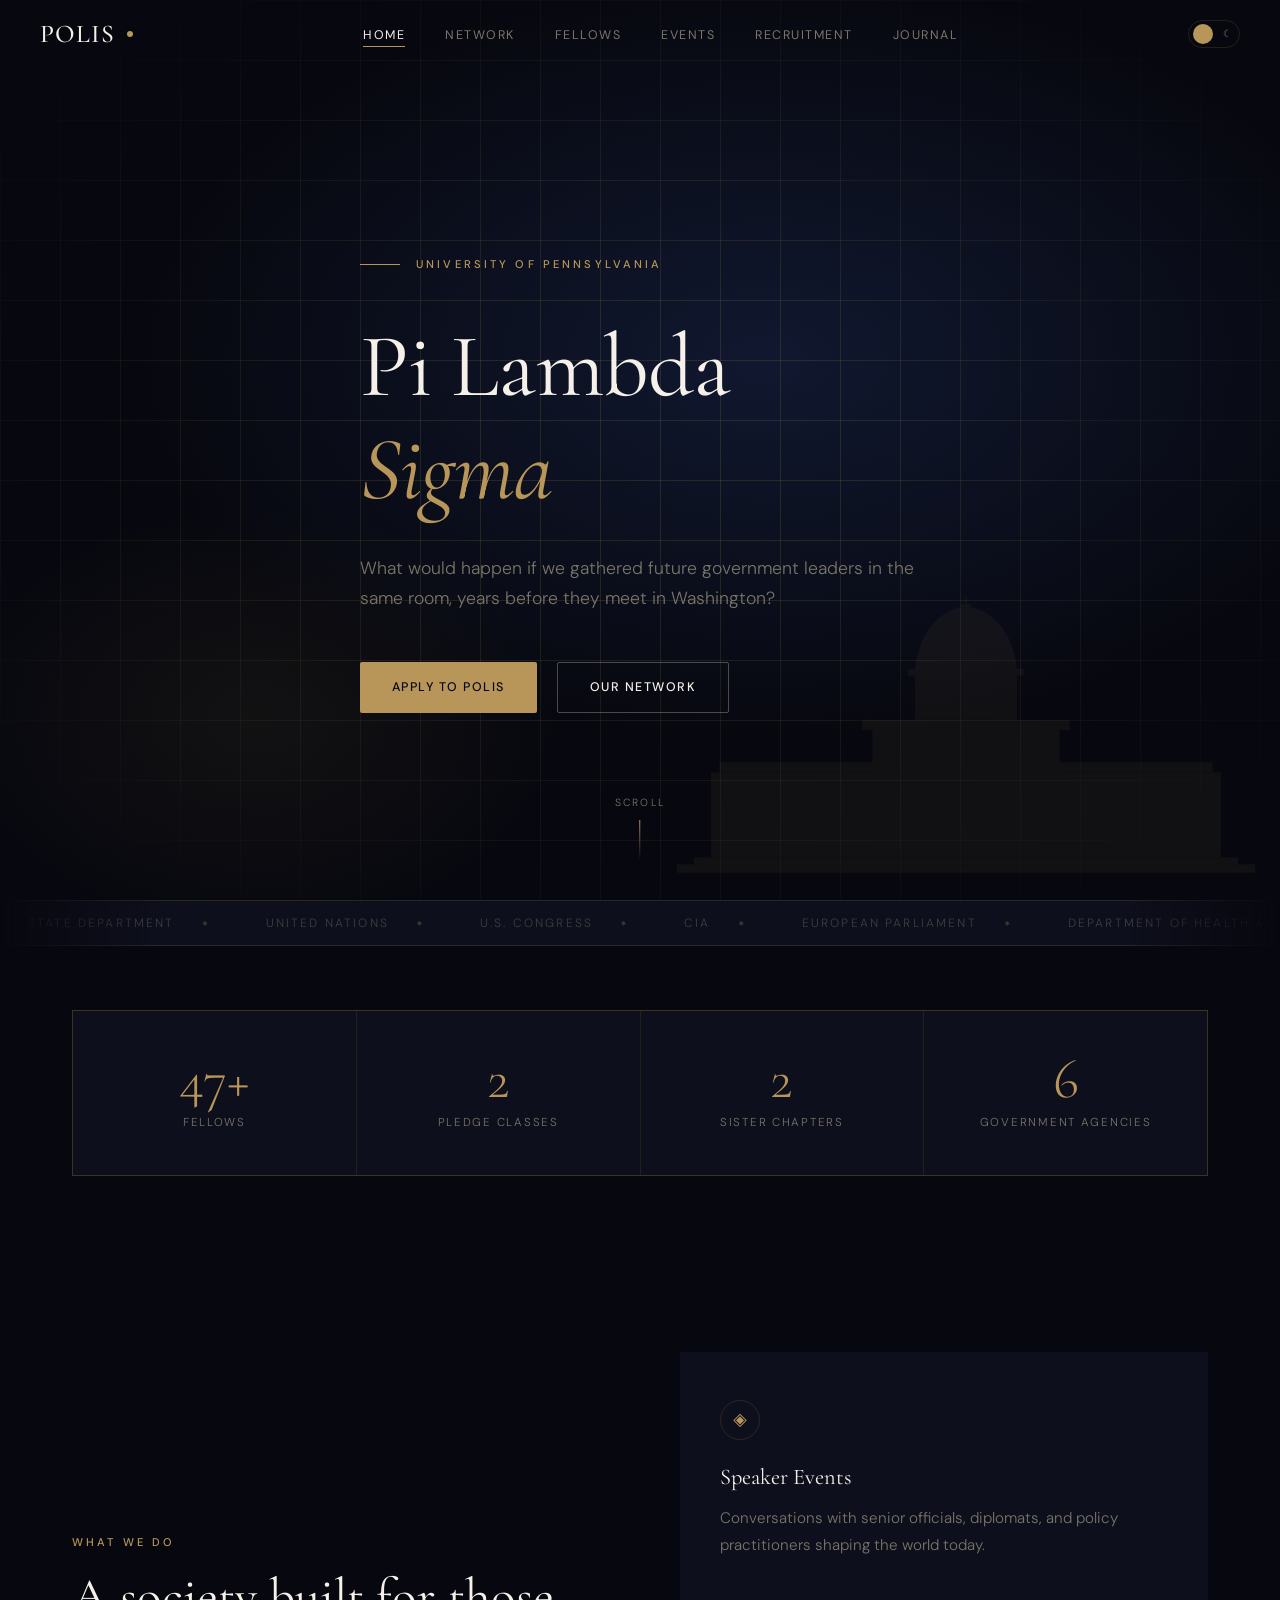
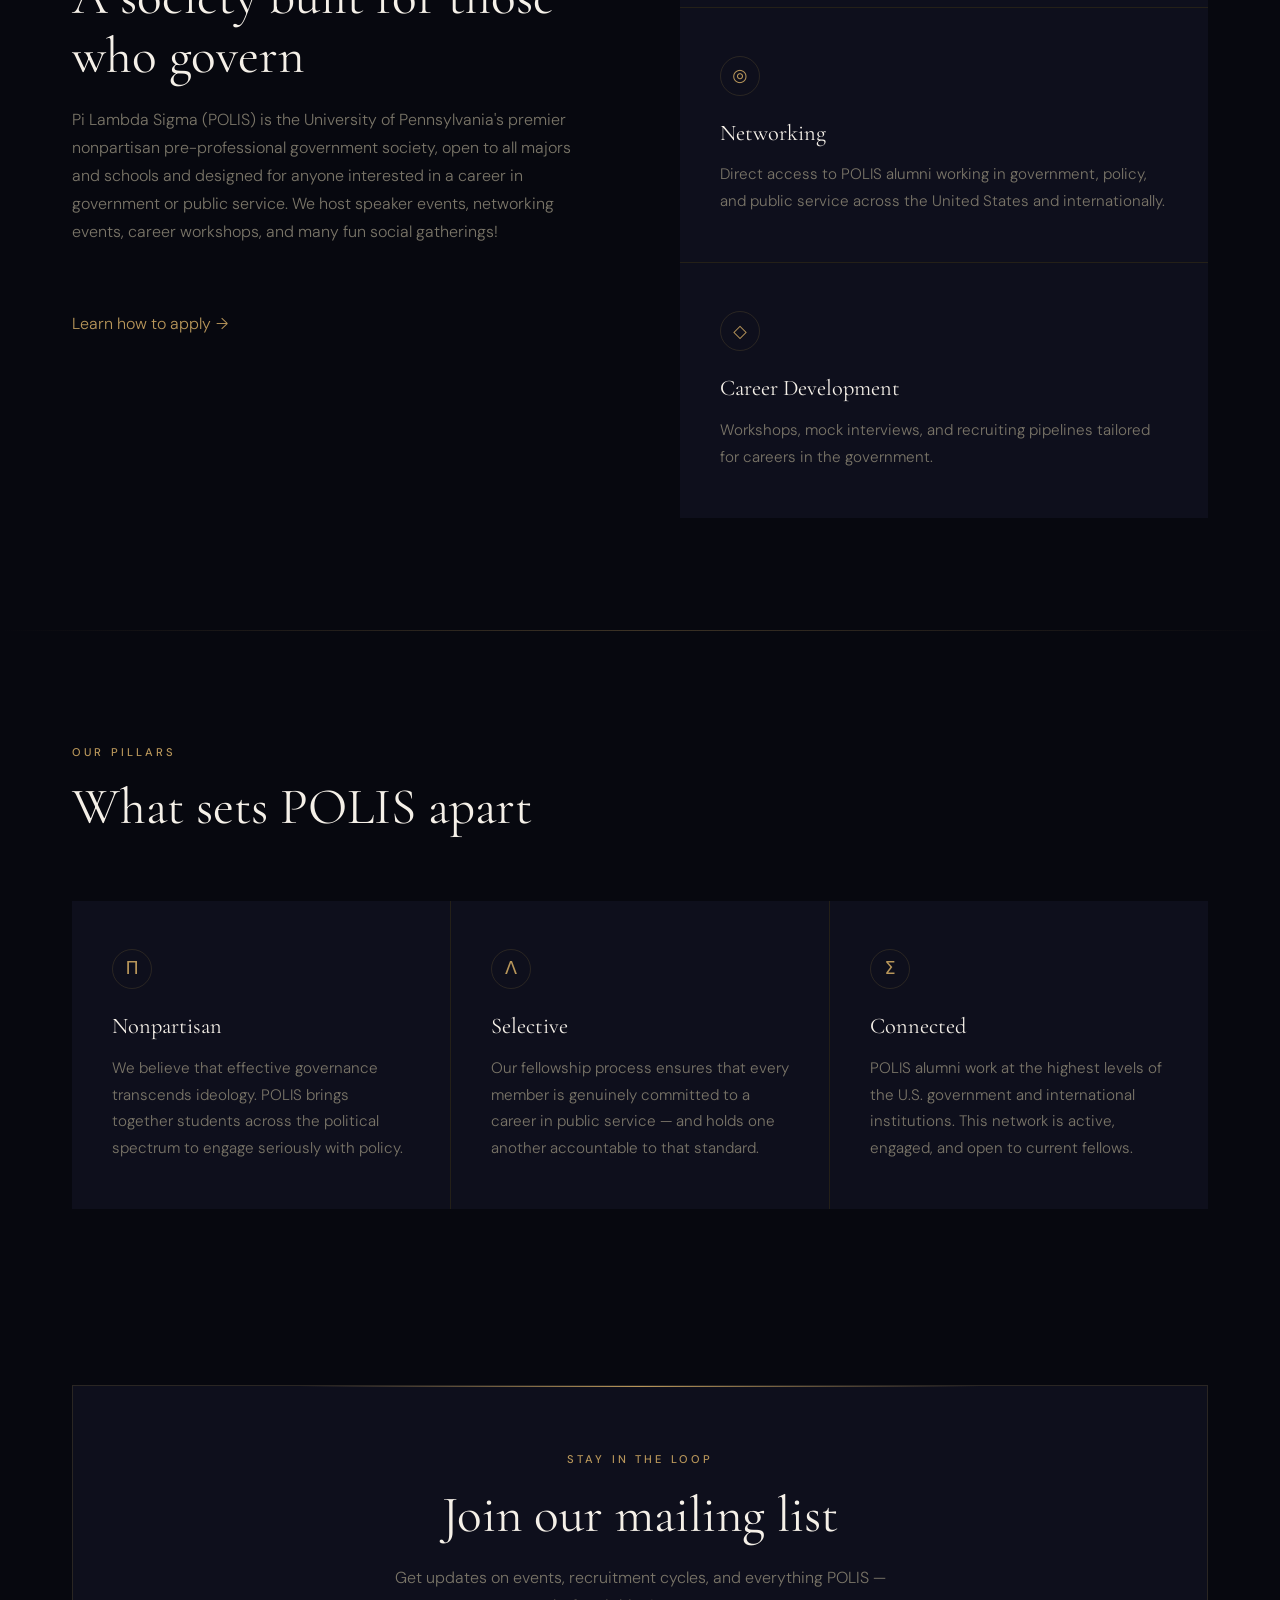
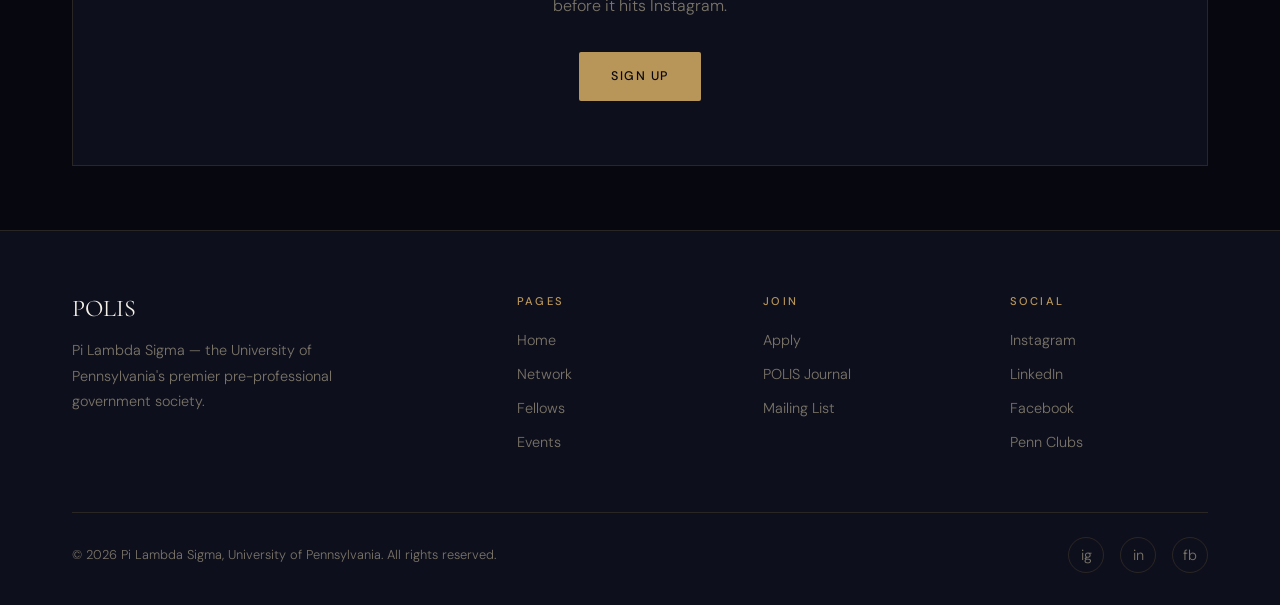
<file: index.html>
<!DOCTYPE html>
<html lang="en">
<head>
  <meta charset="UTF-8">
  <meta name="viewport" content="width=device-width, initial-scale=1.0">
  <title>POLIS — Pi Lambda Sigma | University of Pennsylvania</title>
  <meta name="description" content="Pi Lambda Sigma (POLIS) is the University of Pennsylvania's premier nonpartisan pre-professional government society.">
  <link rel="preconnect" href="https://fonts.googleapis.com">
  <link rel="preconnect" href="https://fonts.gstatic.com" crossorigin>
  <link href="https://fonts.googleapis.com/css2?family=Cormorant+Garamond:ital,wght@0,300;0,400;0,500;0,600;1,300;1,400&family=DM+Sans:opsz,wght@9..40,300;9..40,400;9..40,500&display=swap" rel="stylesheet">
  <link rel="stylesheet" href="style.css">
</head>
<body>

  <!-- NAV -->
  <nav>
    <div class="nav-inner">
      <a href="index.html" class="nav-logo">POLIS <span></span></a>
      <ul class="nav-links">
        <li><a href="index.html">Home</a></li>
        <li><a href="network.html">Network</a></li>
        <li><a href="fellows.html">Fellows</a></li>
        <li><a href="events.html">Events</a></li>
        <li><a href="recruitment.html">Recruitment</a></li>
        <li><a href="journal.html">Journal</a></li>
      </ul>
      <div class="nav-controls">
        <button class="theme-toggle" aria-label="Toggle light/dark mode">
          <span class="theme-toggle-thumb"></span>
          <span class="theme-toggle-icon moon">☾</span>
          <span class="theme-toggle-icon sun">☀</span>
        </button>
        <button class="nav-toggle" aria-label="Menu">
          <span></span><span></span><span></span>
        </button>
      </div>
    </div>
  </nav>

  <!-- MOBILE MENU -->
  <div class="mobile-menu">
    <a href="index.html">Home</a>
    <a href="network.html">Network</a>
    <a href="fellows.html">Fellows</a>
    <a href="events.html">Events</a>
    <a href="recruitment.html">Recruitment</a>
    <a href="journal.html">Journal</a>
  </div>

  <!-- HERO -->
  <section class="hero">
    <div class="hero-bg"></div>
    <div class="hero-grid"></div>

    <!-- Capitol Hill silhouette -->
    <div class="capitol-silhouette" aria-hidden="true">
      <svg viewBox="0 0 800 360" xmlns="http://www.w3.org/2000/svg">
        <!-- Steps / base -->
        <rect x="60" y="318" width="680" height="10"/>
        <rect x="80" y="310" width="640" height="8"/>
        <rect x="100" y="302" width="600" height="8"/>
        <!-- Left wing -->
        <rect x="100" y="210" width="220" height="92"/>
        <rect x="110" y="198" width="200" height="12"/>
        <!-- Left wing columns (implied via notches) -->
        <rect x="120" y="214" width="8" height="80" opacity="0.4"/>
        <rect x="148" y="214" width="8" height="80" opacity="0.4"/>
        <rect x="176" y="214" width="8" height="80" opacity="0.4"/>
        <rect x="204" y="214" width="8" height="80" opacity="0.4"/>
        <rect x="232" y="214" width="8" height="80" opacity="0.4"/>
        <rect x="260" y="214" width="8" height="80" opacity="0.4"/>
        <rect x="288" y="214" width="8" height="80" opacity="0.4"/>
        <!-- Right wing -->
        <rect x="480" y="210" width="220" height="92"/>
        <rect x="490" y="198" width="200" height="12"/>
        <!-- Right wing columns -->
        <rect x="494" y="214" width="8" height="80" opacity="0.4"/>
        <rect x="522" y="214" width="8" height="80" opacity="0.4"/>
        <rect x="550" y="214" width="8" height="80" opacity="0.4"/>
        <rect x="578" y="214" width="8" height="80" opacity="0.4"/>
        <rect x="606" y="214" width="8" height="80" opacity="0.4"/>
        <rect x="634" y="214" width="8" height="80" opacity="0.4"/>
        <rect x="662" y="214" width="8" height="80" opacity="0.4"/>
        <!-- Central portico body -->
        <rect x="290" y="160" width="220" height="142"/>
        <rect x="278" y="148" width="244" height="12"/>
        <!-- Central columns -->
        <rect x="296" y="164" width="10" height="128" opacity="0.4"/>
        <rect x="328" y="164" width="10" height="128" opacity="0.4"/>
        <rect x="360" y="164" width="10" height="128" opacity="0.4"/>
        <rect x="392" y="164" width="10" height="128" opacity="0.4"/>
        <rect x="424" y="164" width="10" height="128" opacity="0.4"/>
        <rect x="456" y="164" width="10" height="128" opacity="0.4"/>
        <!-- Drum (base of dome) -->
        <rect x="340" y="96" width="120" height="52"/>
        <rect x="332" y="88" width="136" height="8"/>
        <!-- Dome outline (elliptical arc: rx=60, ry=80, peaks at y=16) -->
        <path d="M340,96 A 60,80 0 0 1 460,96 Z"/>
        <!-- Lantern -->
        <rect x="388" y="16" width="24" height="18"/>
        <rect x="394" y="12" width="12" height="4"/>
        <!-- Finial -->
        <rect x="399" y="4" width="2" height="8"/>
      </svg>
    </div>
    <div class="container">
      <div class="hero-content">
        <div class="hero-eyebrow">
          <span class="label">University of Pennsylvania</span>
        </div>
        <h1>Pi Lambda<br><em>Sigma</em></h1>
        <p class="hero-sub">What would happen if we gathered future government leaders in the same room, years before they meet in Washington?</p>
        <div class="hero-actions">
          <a href="recruitment.html" class="btn btn-primary">Apply to POLIS</a>
          <a href="network.html" class="btn btn-outline">Our Network</a>
        </div>
      </div>
    </div>
    <div class="hero-scroll">
      <span>Scroll</span>
      <div class="scroll-line"></div>
    </div>
  </section>

  <!-- MARQUEE -->
  <div class="marquee-wrap">
    <div class="marquee">
      <span class="marquee-item">State Department</span>
      <span class="marquee-item">United Nations</span>
      <span class="marquee-item">U.S. Congress</span>
      <span class="marquee-item">CIA</span>
      <span class="marquee-item">European Parliament</span>
      <span class="marquee-item">Department of Health and Human Services</span>
      <span class="marquee-item">Library of Congress</span>
      <span class="marquee-item">Foreign Policy Research Institute</span>
      <span class="marquee-item">Templar Baker Group Consulting</span>
      <span class="marquee-item">Department of the Treasury</span>
      <span class="marquee-item">Ministry of Foreign Affairs of Japan</span>
    </div>
  </div>

  <!-- STATS -->
  <section class="section-sm">
    <div class="container">
      <div class="stats-grid reveal">
        <div class="stat-item">
          <span class="stat-num" data-count="60" data-suffix="+">0+</span>
          <span class="stat-label">Fellows</span>
        </div>
        <div class="stat-item">
          <span class="stat-num" data-count="2">0</span>
          <span class="stat-label">Pledge Classes</span>
        </div>
        <div class="stat-item">
          <span class="stat-num" data-count="3">0</span>
          <span class="stat-label">Sister Chapters</span>
        </div>
        <div class="stat-item">
          <span class="stat-num" data-count="8">0</span>
          <span class="stat-label">Government Agencies</span>
        </div>
      </div>
    </div>
  </section>

  <!-- ABOUT / WHAT WE DO -->
  <section class="section">
    <div class="container">
      <div class="split">
        <div>
          <div class="section-header">
            <span class="label">What we do</span>
            <h2>A society built for those who govern</h2>
            <p>Pi Lambda Sigma (POLIS) is the University of Pennsylvania's premier nonpartisan pre-professional government society, open to all majors and schools and designed for anyone interested in a career in government or public service. We host speaker events, networking events, career workshops, and many fun social gatherings!</p>
          </div>
          <a href="recruitment.html" class="btn-ghost">Learn how to apply</a>
        </div>
        <div class="card-grid" style="grid-template-columns: 1fr; gap: 1px;">
          <div class="card reveal reveal-delay-1">
            <div class="card-icon">◈</div>
            <h3>Speaker Events</h3>
            <p>Conversations with senior officials, diplomats, and policy practitioners shaping the world today.</p>
          </div>
          <div class="card reveal reveal-delay-2">
            <div class="card-icon">◎</div>
            <h3>Networking</h3>
            <p>Direct access to POLIS alumni working in government, policy, and public service across the United States and internationally.</p>
          </div>
          <div class="card reveal reveal-delay-3">
            <div class="card-icon">◇</div>
            <h3>Career Development</h3>
            <p>Workshops, mock interviews, and recruiting pipelines tailored for careers in the government.</p>
          </div>
        </div>
      </div>
    </div>
  </section>

  <div class="divider"></div>

  <!-- WHAT MAKES POLIS -->
  <section class="section">
    <div class="container">
      <div class="section-header reveal">
        <span class="label">Our Pillars</span>
        <h2>What sets POLIS apart</h2>
      </div>
      <div class="card-grid">
        <div class="card reveal reveal-delay-1">
          <div class="card-icon">Π</div>
          <h3>Nonpartisan</h3>
          <p>We believe that effective governance transcends ideology. POLIS brings together students across the political spectrum to engage seriously with policy.</p>
        </div>
        <div class="card reveal reveal-delay-2">
          <div class="card-icon">Λ</div>
          <h3>Selective</h3>
          <p>Our fellowship process ensures that every member is genuinely committed to a career in public service — and holds one another accountable to that standard.</p>
        </div>
        <div class="card reveal reveal-delay-3">
          <div class="card-icon">Σ</div>
          <h3>Connected</h3>
          <p>POLIS alumni work at the highest levels of the U.S. government and international institutions. This network is active, engaged, and open to current fellows.</p>
        </div>
      </div>
    </div>
  </section>

  <!-- CTA BANNER -->
  <section class="section-sm">
    <div class="container">
      <div class="callout reveal">
        <span class="label" style="display:block; margin-bottom: 1rem;">Stay in the loop</span>
        <h2>Join our mailing list</h2>
        <p>Get updates on events, recruitment cycles, and everything POLIS — before it hits Instagram.</p>
        <a href="https://docs.google.com/forms/d/e/1FAIpQLSczFYKmAfR-e9em0fsbexaH1WnpUkUtWCl-EkOU3zT4IGx6vA/viewform?usp=header" target="_blank" rel="noopener" class="btn btn-primary">Sign Up</a>
      </div>
    </div>
  </section>

  <!-- FOOTER -->
  <footer>
    <div class="container">
      <div class="footer-grid">
        <div class="footer-brand">
          <h3>POLIS</h3>
          <p>Pi Lambda Sigma — the University of Pennsylvania's premier pre-professional government society.</p>
        </div>
        <div class="footer-col">
          <h4>Pages</h4>
          <a href="index.html">Home</a>
          <a href="network.html">Network</a>
          <a href="fellows.html">Fellows</a>
          <a href="events.html">Events</a>
        </div>
        <div class="footer-col">
          <h4>Join</h4>
          <a href="recruitment.html">Apply</a>
          <a href="journal.html">POLIS Journal</a>
          <a href="https://docs.google.com/forms/d/e/1FAIpQLSczFYKmAfR-e9em0fsbexaH1WnpUkUtWCl-EkOU3zT4IGx6vA/viewform?usp=header" target="_blank">Mailing List</a>
        </div>
        <div class="footer-col">
          <h4>Social</h4>
          <a href="https://www.instagram.com/polisupenn/" target="_blank">Instagram</a>
          <a href="https://www.linkedin.com/company/pi-lambda-sigma-university-of-pennsylvania/" target="_blank">LinkedIn</a>
          <a href="https://www.facebook.com/polisupenn/" target="_blank">Facebook</a>
          <a href="https://pennclubs.com/club/pi-lambda-sigma/" target="_blank">Penn Clubs</a>
        </div>
      </div>
      <div class="footer-bottom">
        <p>© 2026 Pi Lambda Sigma, University of Pennsylvania. All rights reserved.</p>
        <div class="social-links">
          <a href="https://www.instagram.com/polisupenn/" target="_blank" aria-label="Instagram">ig</a>
          <a href="https://www.linkedin.com/company/pi-lambda-sigma-university-of-pennsylvania/" target="_blank" aria-label="LinkedIn">in</a>
          <a href="https://www.facebook.com/polisupenn/" target="_blank" aria-label="Facebook">fb</a>
        </div>
      </div>
    </div>
  </footer>

  <script src="script.js"></script>
</body>
</html>
</file>
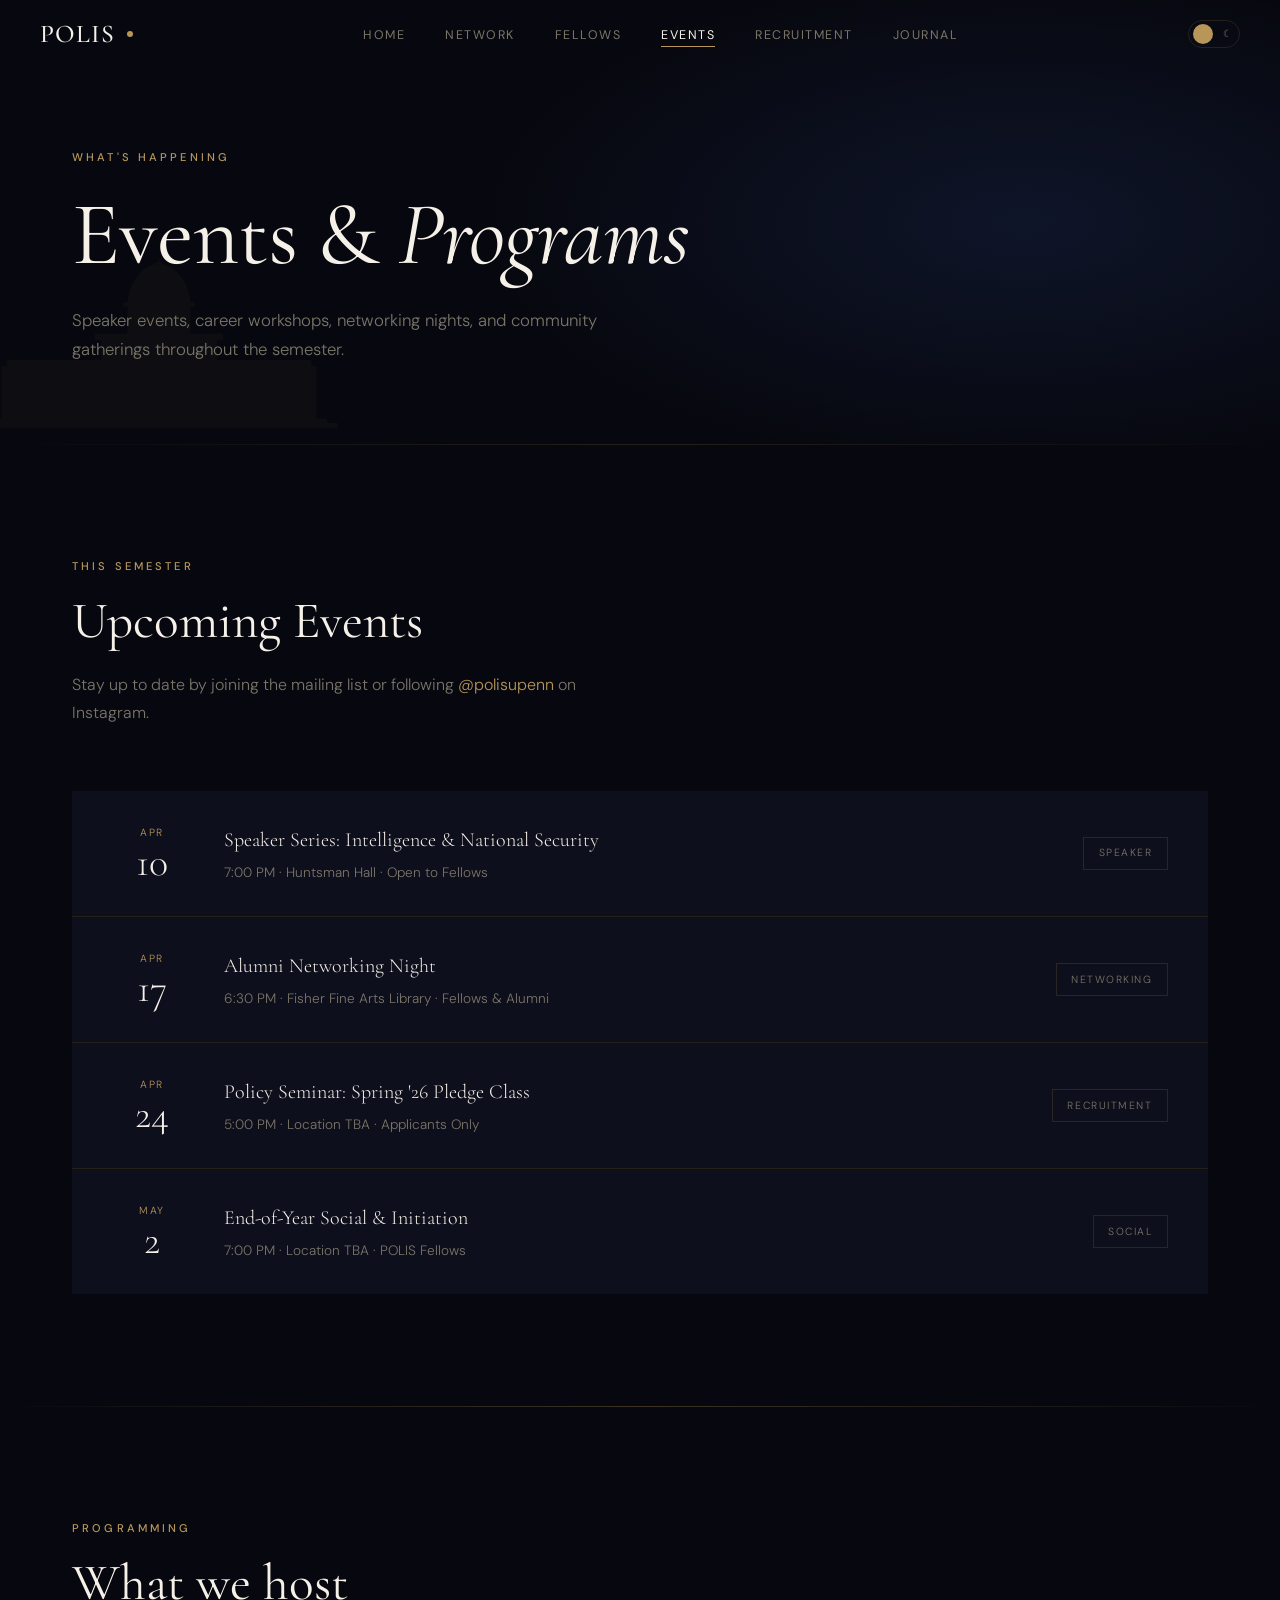
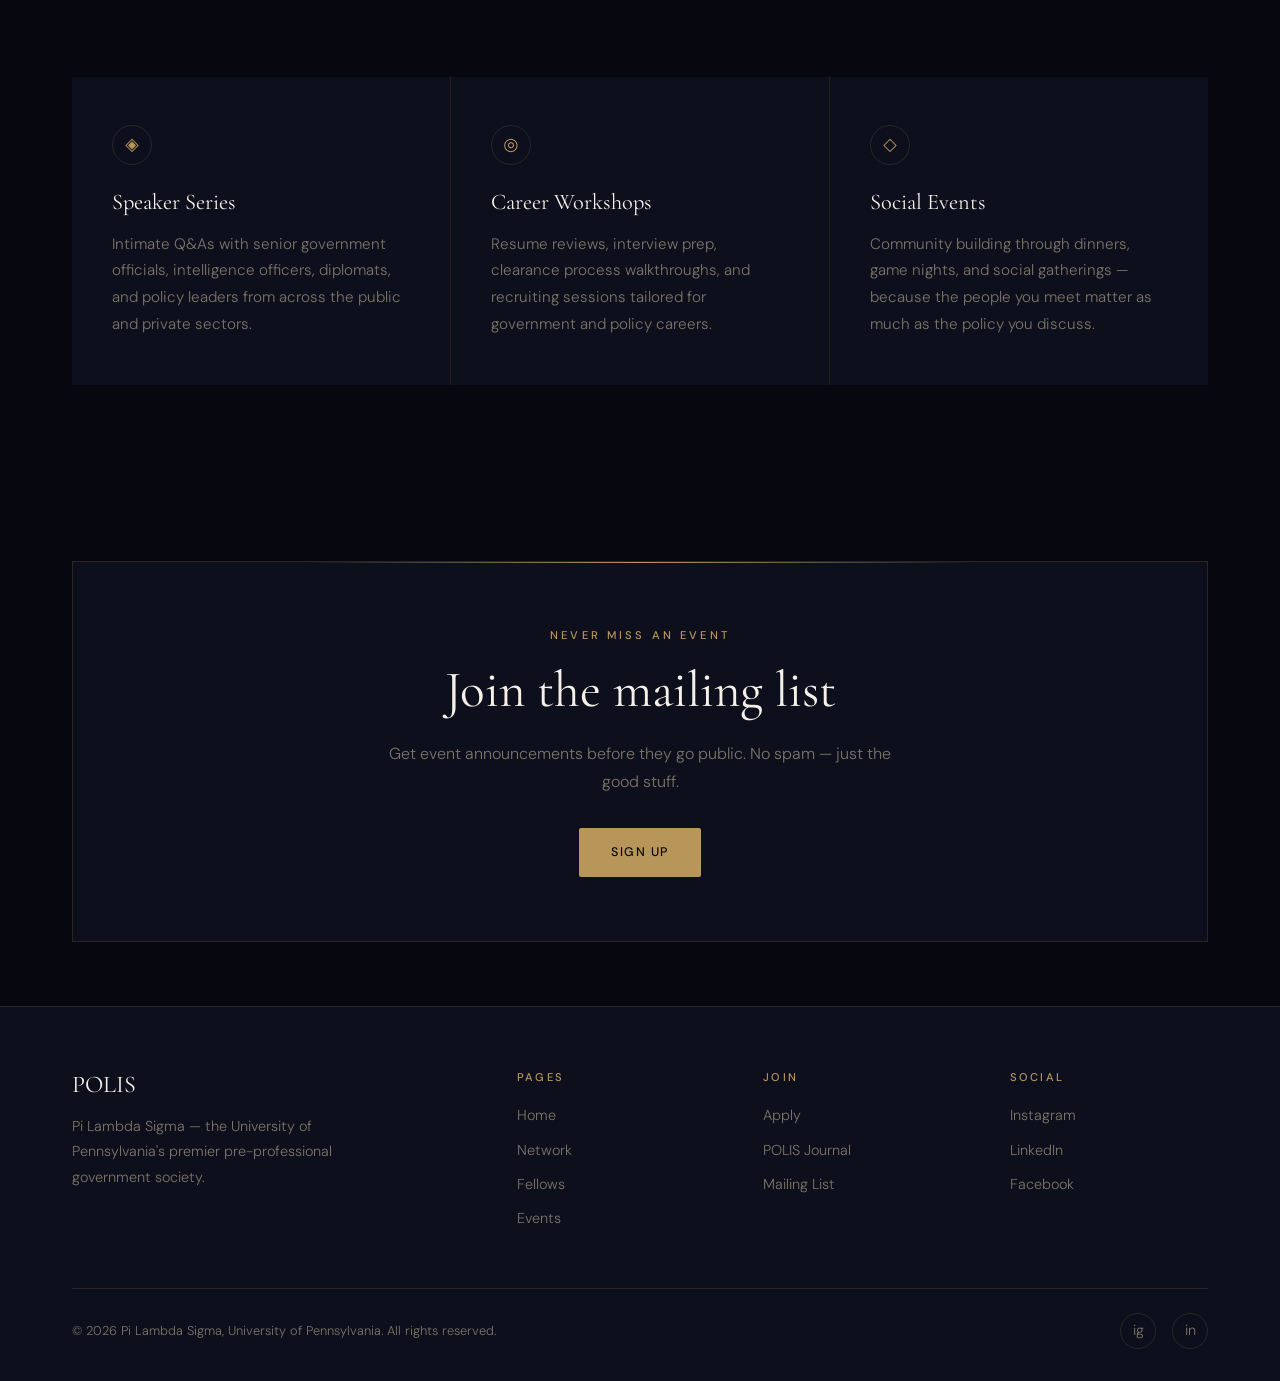
<file: events.html>
<!DOCTYPE html>
<html lang="en">
<head>
  <meta charset="UTF-8">
  <meta name="viewport" content="width=device-width, initial-scale=1.0">
  <title>Events — POLIS | Pi Lambda Sigma</title>
  <link rel="preconnect" href="https://fonts.googleapis.com">
  <link rel="preconnect" href="https://fonts.gstatic.com" crossorigin>
  <link href="https://fonts.googleapis.com/css2?family=Cormorant+Garamond:ital,wght@0,300;0,400;0,500;0,600;1,300;1,400&family=DM+Sans:opsz,wght@9..40,300;9..40,400;9..40,500&display=swap" rel="stylesheet">
  <link rel="stylesheet" href="style.css">
</head>
<body>

  <nav>
    <div class="nav-inner">
      <a href="index.html" class="nav-logo">POLIS <span></span></a>
      <ul class="nav-links">
        <li><a href="index.html">Home</a></li>
        <li><a href="network.html">Network</a></li>
        <li><a href="fellows.html">Fellows</a></li>
        <li><a href="events.html">Events</a></li>
        <li><a href="recruitment.html">Recruitment</a></li>
        <li><a href="journal.html">Journal</a></li>
      </ul>
      <div class="nav-controls">
        <button class="theme-toggle" aria-label="Toggle light/dark mode">
          <span class="theme-toggle-thumb"></span>
          <span class="theme-toggle-icon moon">☾</span>
          <span class="theme-toggle-icon sun">☀</span>
        </button>
        <button class="nav-toggle" aria-label="Menu">
          <span></span><span></span><span></span>
        </button>
      </div>
    </div>
  </nav>
  <div class="mobile-menu">
    <a href="index.html">Home</a>
    <a href="network.html">Network</a>
    <a href="fellows.html">Fellows</a>
    <a href="events.html">Events</a>
    <a href="recruitment.html">Recruitment</a>
    <a href="journal.html">Journal</a>
  </div>

  <section class="page-hero">
    <!-- Capitol silhouette -->
    <div class="capitol-silhouette" aria-hidden="true">
      <svg viewBox="0 0 800 360" xmlns="http://www.w3.org/2000/svg">
        <rect x="60" y="318" width="680" height="10"/>
        <rect x="80" y="310" width="640" height="8"/>
        <rect x="100" y="302" width="600" height="8"/>
        <rect x="100" y="210" width="220" height="92"/>
        <rect x="110" y="198" width="200" height="12"/>
        <rect x="120" y="214" width="8" height="80" opacity="0.4"/>
        <rect x="148" y="214" width="8" height="80" opacity="0.4"/>
        <rect x="176" y="214" width="8" height="80" opacity="0.4"/>
        <rect x="204" y="214" width="8" height="80" opacity="0.4"/>
        <rect x="232" y="214" width="8" height="80" opacity="0.4"/>
        <rect x="260" y="214" width="8" height="80" opacity="0.4"/>
        <rect x="288" y="214" width="8" height="80" opacity="0.4"/>
        <rect x="480" y="210" width="220" height="92"/>
        <rect x="490" y="198" width="200" height="12"/>
        <rect x="494" y="214" width="8" height="80" opacity="0.4"/>
        <rect x="522" y="214" width="8" height="80" opacity="0.4"/>
        <rect x="550" y="214" width="8" height="80" opacity="0.4"/>
        <rect x="578" y="214" width="8" height="80" opacity="0.4"/>
        <rect x="606" y="214" width="8" height="80" opacity="0.4"/>
        <rect x="634" y="214" width="8" height="80" opacity="0.4"/>
        <rect x="662" y="214" width="8" height="80" opacity="0.4"/>
        <rect x="290" y="160" width="220" height="142"/>
        <rect x="278" y="148" width="244" height="12"/>
        <rect x="296" y="164" width="10" height="128" opacity="0.4"/>
        <rect x="328" y="164" width="10" height="128" opacity="0.4"/>
        <rect x="360" y="164" width="10" height="128" opacity="0.4"/>
        <rect x="392" y="164" width="10" height="128" opacity="0.4"/>
        <rect x="424" y="164" width="10" height="128" opacity="0.4"/>
        <rect x="456" y="164" width="10" height="128" opacity="0.4"/>
        <rect x="340" y="96" width="120" height="52"/>
        <rect x="332" y="88" width="136" height="8"/>
        <path d="M340,96 A 60,80 0 0 1 460,96 Z"/>
        <rect x="388" y="16" width="24" height="18"/>
        <rect x="394" y="12" width="12" height="4"/>
        <rect x="399" y="4" width="2" height="8"/>
      </svg>
    </div>
    <div class="page-hero-bg"></div>
    <div class="container page-hero-content">
      <span class="label">What's happening</span>
      <h1>Events &amp; <em>Programs</em></h1>
      <p>Speaker events, career workshops, networking nights, and community gatherings throughout the semester.</p>
    </div>
  </section>

  <!-- UPCOMING -->
  <section class="section">
    <div class="container">
      <div class="section-header reveal">
        <span class="label">This Semester</span>
        <h2>Upcoming Events</h2>
        <p>Stay up to date by joining the mailing list or following <a href="https://www.instagram.com/polisupenn/" target="_blank">@polisupenn</a> on Instagram.</p>
      </div>

      <div class="events-list reveal">

        <div class="event-item">
          <div class="event-date">
            <span class="event-month">Apr</span>
            <span class="event-day">10</span>
          </div>
          <div>
            <div class="event-title">Speaker Series: Intelligence & National Security</div>
            <div class="event-meta">7:00 PM · Huntsman Hall · Open to Fellows</div>
          </div>
          <span class="event-tag">Speaker</span>
        </div>

        <div class="event-item">
          <div class="event-date">
            <span class="event-month">Apr</span>
            <span class="event-day">17</span>
          </div>
          <div>
            <div class="event-title">Alumni Networking Night</div>
            <div class="event-meta">6:30 PM · Fisher Fine Arts Library · Fellows & Alumni</div>
          </div>
          <span class="event-tag">Networking</span>
        </div>

        <div class="event-item">
          <div class="event-date">
            <span class="event-month">Apr</span>
            <span class="event-day">24</span>
          </div>
          <div>
            <div class="event-title">Policy Seminar: Spring '26 Pledge Class</div>
            <div class="event-meta">5:00 PM · Location TBA · Applicants Only</div>
          </div>
          <span class="event-tag">Recruitment</span>
        </div>

        <div class="event-item">
          <div class="event-date">
            <span class="event-month">May</span>
            <span class="event-day">2</span>
          </div>
          <div>
            <div class="event-title">End-of-Year Social & Initiation</div>
            <div class="event-meta">7:00 PM · Location TBA · POLIS Fellows</div>
          </div>
          <span class="event-tag">Social</span>
        </div>

      </div>
    </div>
  </section>

  <div class="divider"></div>

  <!-- EVENT TYPES -->
  <section class="section">
    <div class="container">
      <div class="section-header reveal">
        <span class="label">Programming</span>
        <h2>What we host</h2>
      </div>
      <div class="card-grid">
        <div class="card reveal reveal-delay-1">
          <div class="card-icon">◈</div>
          <h3>Speaker Series</h3>
          <p>Intimate Q&amp;As with senior government officials, intelligence officers, diplomats, and policy leaders from across the public and private sectors.</p>
        </div>
        <div class="card reveal reveal-delay-2">
          <div class="card-icon">◎</div>
          <h3>Career Workshops</h3>
          <p>Resume reviews, interview prep, clearance process walkthroughs, and recruiting sessions tailored for government and policy careers.</p>
        </div>
        <div class="card reveal reveal-delay-3">
          <div class="card-icon">◇</div>
          <h3>Social Events</h3>
          <p>Community building through dinners, game nights, and social gatherings — because the people you meet matter as much as the policy you discuss.</p>
        </div>
      </div>
    </div>
  </section>

  <!-- CTA -->
  <section class="section-sm">
    <div class="container">
      <div class="callout reveal">
        <span class="label" style="display:block; margin-bottom: 1rem;">Never miss an event</span>
        <h2>Join the mailing list</h2>
        <p>Get event announcements before they go public. No spam — just the good stuff.</p>
        <a href="https://docs.google.com/forms/d/e/1FAIpQLSczFYKmAfR-e9em0fsbexaH1WnpUkUtWCl-EkOU3zT4IGx6vA/viewform?usp=header" target="_blank" class="btn btn-primary">Sign Up</a>
      </div>
    </div>
  </section>

  <footer>
    <div class="container">
      <div class="footer-grid">
        <div class="footer-brand">
          <h3>POLIS</h3>
          <p>Pi Lambda Sigma — the University of Pennsylvania's premier pre-professional government society.</p>
        </div>
        <div class="footer-col">
          <h4>Pages</h4>
          <a href="index.html">Home</a>
          <a href="network.html">Network</a>
          <a href="fellows.html">Fellows</a>
          <a href="events.html">Events</a>
        </div>
        <div class="footer-col">
          <h4>Join</h4>
          <a href="recruitment.html">Apply</a>
          <a href="journal.html">POLIS Journal</a>
          <a href="https://docs.google.com/forms/d/e/1FAIpQLSczFYKmAfR-e9em0fsbexaH1WnpUkUtWCl-EkOU3zT4IGx6vA/viewform?usp=header" target="_blank">Mailing List</a>
        </div>
        <div class="footer-col">
          <h4>Social</h4>
          <a href="https://www.instagram.com/polisupenn/" target="_blank">Instagram</a>
          <a href="https://www.linkedin.com/company/pi-lambda-sigma-university-of-pennsylvania/" target="_blank">LinkedIn</a>
          <a href="https://www.facebook.com/polisupenn/" target="_blank">Facebook</a>
        </div>
      </div>
      <div class="footer-bottom">
        <p>© 2026 Pi Lambda Sigma, University of Pennsylvania. All rights reserved.</p>
        <div class="social-links">
          <a href="https://www.instagram.com/polisupenn/" target="_blank" aria-label="Instagram">ig</a>
          <a href="https://www.linkedin.com/company/pi-lambda-sigma-university-of-pennsylvania/" target="_blank" aria-label="LinkedIn">in</a>
        </div>
      </div>
    </div>
  </footer>

  <script src="script.js"></script>
</body>
</html>
</file>
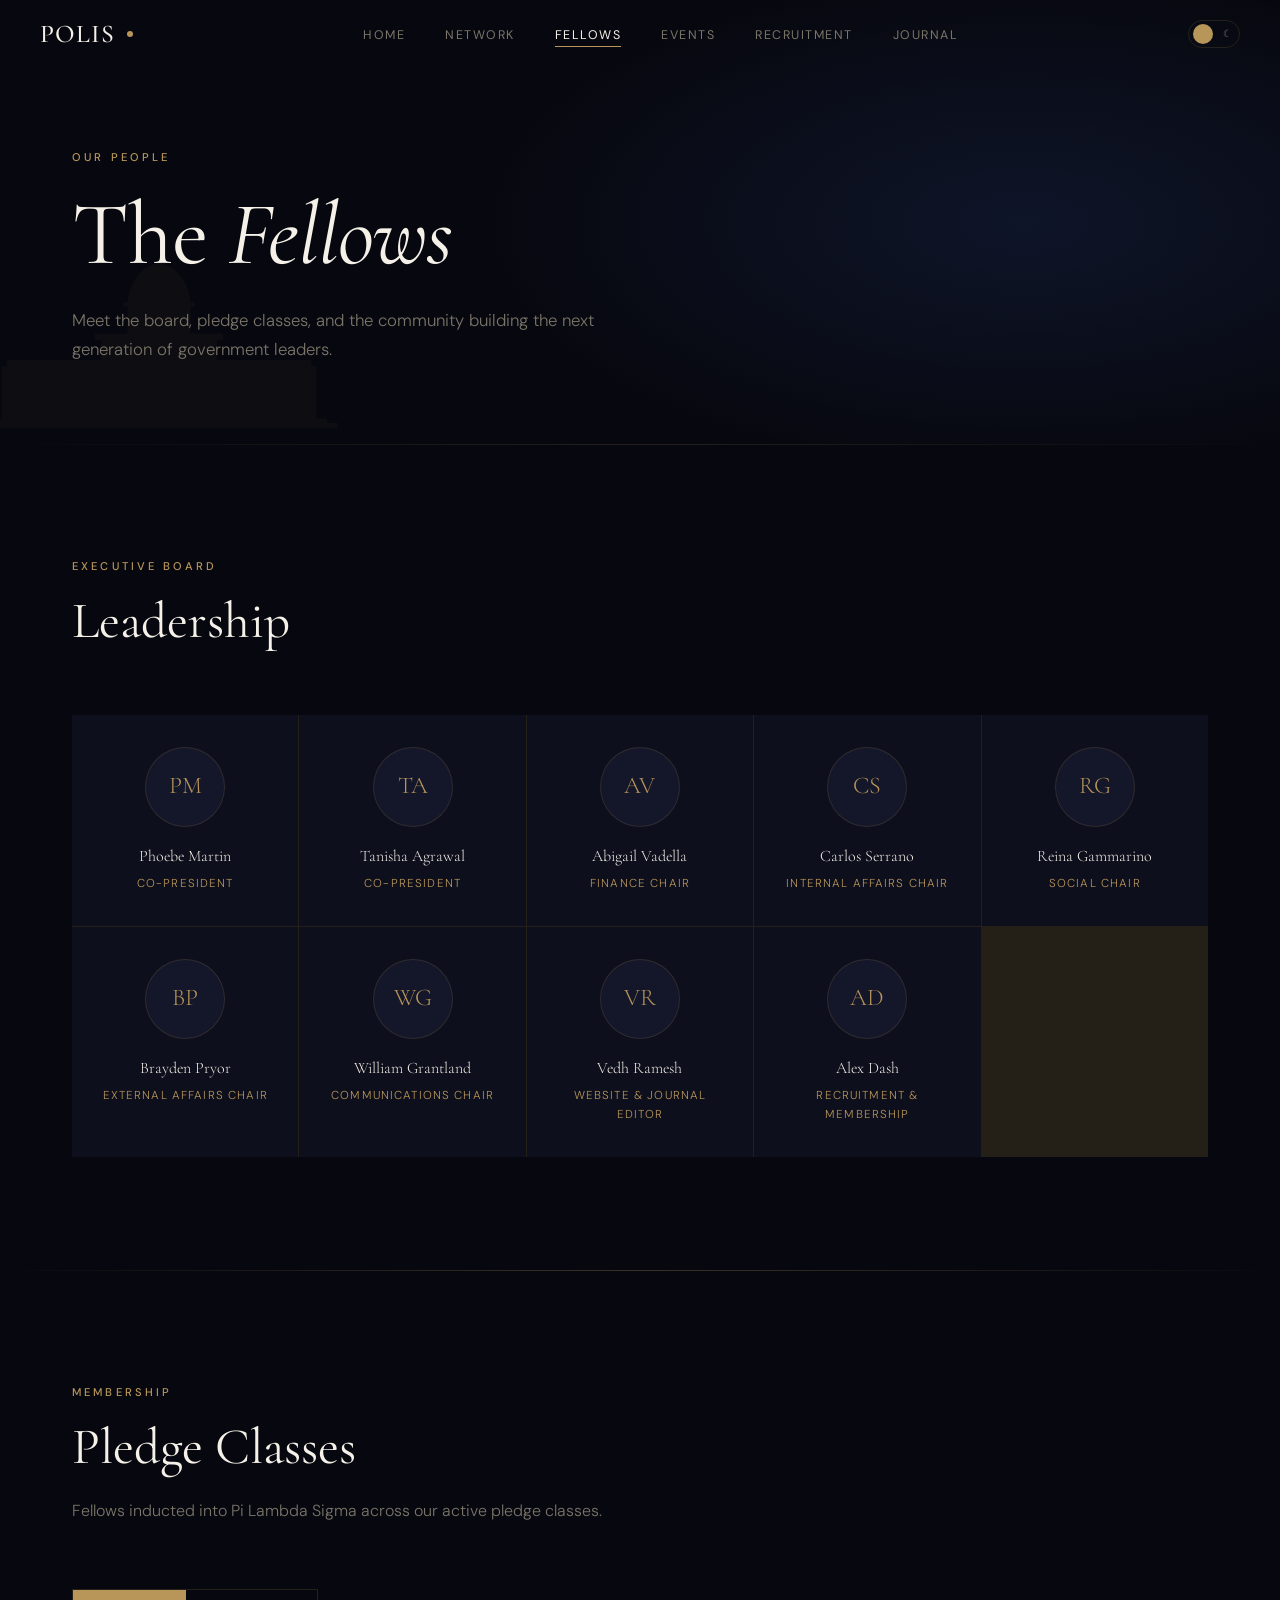
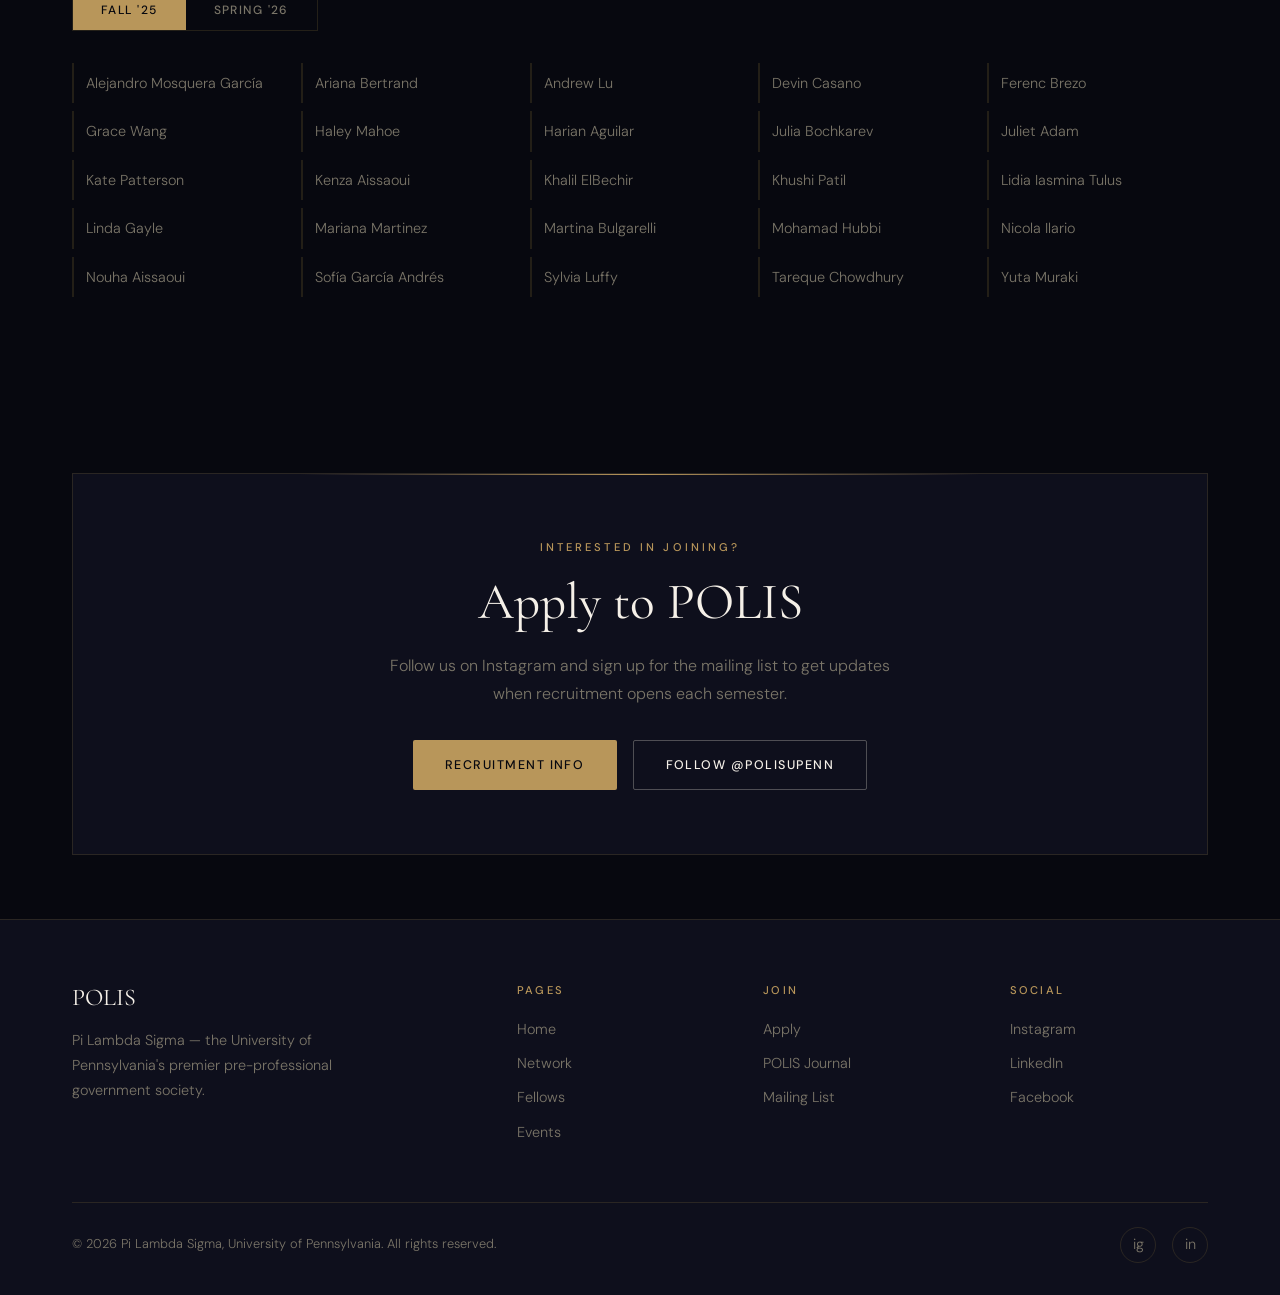
<file: fellows.html>
<!DOCTYPE html>
<html lang="en">
<head>
  <meta charset="UTF-8">
  <meta name="viewport" content="width=device-width, initial-scale=1.0">
  <title>Fellows — POLIS | Pi Lambda Sigma</title>
  <link rel="preconnect" href="https://fonts.googleapis.com">
  <link rel="preconnect" href="https://fonts.gstatic.com" crossorigin>
  <link href="https://fonts.googleapis.com/css2?family=Cormorant+Garamond:ital,wght@0,300;0,400;0,500;0,600;1,300;1,400&family=DM+Sans:opsz,wght@9..40,300;9..40,400;9..40,500&display=swap" rel="stylesheet">
  <link rel="stylesheet" href="style.css">
</head>
<body>

  <nav>
    <div class="nav-inner">
      <a href="index.html" class="nav-logo">POLIS <span></span></a>
      <ul class="nav-links">
        <li><a href="index.html">Home</a></li>
        <li><a href="network.html">Network</a></li>
        <li><a href="fellows.html">Fellows</a></li>
        <li><a href="events.html">Events</a></li>
        <li><a href="recruitment.html">Recruitment</a></li>
        <li><a href="journal.html">Journal</a></li>
      </ul>
      <div class="nav-controls">
        <button class="theme-toggle" aria-label="Toggle light/dark mode">
          <span class="theme-toggle-thumb"></span>
          <span class="theme-toggle-icon moon">☾</span>
          <span class="theme-toggle-icon sun">☀</span>
        </button>
        <button class="nav-toggle" aria-label="Menu">
          <span></span><span></span><span></span>
        </button>
      </div>
    </div>
  </nav>
  <div class="mobile-menu">
    <a href="index.html">Home</a>
    <a href="network.html">Network</a>
    <a href="fellows.html">Fellows</a>
    <a href="events.html">Events</a>
    <a href="recruitment.html">Recruitment</a>
    <a href="journal.html">Journal</a>
  </div>

  <!-- PAGE HERO -->
  <section class="page-hero">
    <!-- Capitol silhouette -->
    <div class="capitol-silhouette" aria-hidden="true">
      <svg viewBox="0 0 800 360" xmlns="http://www.w3.org/2000/svg">
        <rect x="60" y="318" width="680" height="10"/>
        <rect x="80" y="310" width="640" height="8"/>
        <rect x="100" y="302" width="600" height="8"/>
        <rect x="100" y="210" width="220" height="92"/>
        <rect x="110" y="198" width="200" height="12"/>
        <rect x="120" y="214" width="8" height="80" opacity="0.4"/>
        <rect x="148" y="214" width="8" height="80" opacity="0.4"/>
        <rect x="176" y="214" width="8" height="80" opacity="0.4"/>
        <rect x="204" y="214" width="8" height="80" opacity="0.4"/>
        <rect x="232" y="214" width="8" height="80" opacity="0.4"/>
        <rect x="260" y="214" width="8" height="80" opacity="0.4"/>
        <rect x="288" y="214" width="8" height="80" opacity="0.4"/>
        <rect x="480" y="210" width="220" height="92"/>
        <rect x="490" y="198" width="200" height="12"/>
        <rect x="494" y="214" width="8" height="80" opacity="0.4"/>
        <rect x="522" y="214" width="8" height="80" opacity="0.4"/>
        <rect x="550" y="214" width="8" height="80" opacity="0.4"/>
        <rect x="578" y="214" width="8" height="80" opacity="0.4"/>
        <rect x="606" y="214" width="8" height="80" opacity="0.4"/>
        <rect x="634" y="214" width="8" height="80" opacity="0.4"/>
        <rect x="662" y="214" width="8" height="80" opacity="0.4"/>
        <rect x="290" y="160" width="220" height="142"/>
        <rect x="278" y="148" width="244" height="12"/>
        <rect x="296" y="164" width="10" height="128" opacity="0.4"/>
        <rect x="328" y="164" width="10" height="128" opacity="0.4"/>
        <rect x="360" y="164" width="10" height="128" opacity="0.4"/>
        <rect x="392" y="164" width="10" height="128" opacity="0.4"/>
        <rect x="424" y="164" width="10" height="128" opacity="0.4"/>
        <rect x="456" y="164" width="10" height="128" opacity="0.4"/>
        <rect x="340" y="96" width="120" height="52"/>
        <rect x="332" y="88" width="136" height="8"/>
        <path d="M340,96 A 60,80 0 0 1 460,96 Z"/>
        <rect x="388" y="16" width="24" height="18"/>
        <rect x="394" y="12" width="12" height="4"/>
        <rect x="399" y="4" width="2" height="8"/>
      </svg>
    </div>
    <div class="page-hero-bg"></div>
    <div class="container page-hero-content">
      <span class="label">Our People</span>
      <h1>The <em>Fellows</em></h1>
      <p>Meet the board, pledge classes, and the community building the next generation of government leaders.</p>
    </div>
  </section>

  <!-- BOARD -->
  <section class="section">
    <div class="container">
      <div class="section-header reveal">
        <span class="label">Executive Board</span>
        <h2>Leadership</h2>
      </div>
      <div class="fellows-board reveal">

        <div class="fellow-card" data-email="email here">
          <div class="fellow-photo">PM</div>
          <div class="fellow-name" data-email-text="email here">Phoebe Martin</div>
          <div class="fellow-role">Co-President</div>
        </div>

        <div class="fellow-card" data-email="email here">
          <div class="fellow-photo">TA</div>
          <div class="fellow-name" data-email-text="email here">Tanisha Agrawal</div>
          <div class="fellow-role">Co-President</div>
        </div>

        <div class="fellow-card" data-email="email here">
          <div class="fellow-photo">AV</div>
          <div class="fellow-name" data-email-text="email here">Abigail Vadella</div>
          <div class="fellow-role">Finance Chair</div>
        </div>

        <div class="fellow-card" data-email="email here">
          <div class="fellow-photo">CS</div>
          <div class="fellow-name" data-email-text="email here">Carlos Serrano</div>
          <div class="fellow-role">Internal Affairs Chair</div>
        </div>

        <div class="fellow-card" data-email="email here">
          <div class="fellow-photo">RG</div>
          <div class="fellow-name" data-email-text="email here">Reina Gammarino</div>
          <div class="fellow-role">Social Chair</div>
        </div>

        <div class="fellow-card" data-email="email here">
          <div class="fellow-photo">BP</div>
          <div class="fellow-name" data-email-text="email here">Brayden Pryor</div>
          <div class="fellow-role">External Affairs Chair</div>
        </div>

        <div class="fellow-card" data-email="email here">
          <div class="fellow-photo">WG</div>
          <div class="fellow-name" data-email-text="email here">William Grantland</div>
          <div class="fellow-role">Communications Chair</div>
        </div>

        <div class="fellow-card" data-email="email here">
          <div class="fellow-photo">VR</div>
          <div class="fellow-name" data-email-text="email here">Vedh Ramesh</div>
          <div class="fellow-role">Website & Journal Editor</div>
        </div>

        <div class="fellow-card" data-email="email here">
          <div class="fellow-photo">AD</div>
          <div class="fellow-name" data-email-text="email here">Alex Dash</div>
          <div class="fellow-role">Recruitment & Membership</div>
        </div>

      </div>
    </div>
  </section>

  <div class="divider"></div>

  <!-- PLEDGE CLASSES -->
  <section class="section">
    <div class="container">
      <div class="section-header reveal">
        <span class="label">Membership</span>
        <h2>Pledge Classes</h2>
        <p>Fellows inducted into Pi Lambda Sigma across our active pledge classes.</p>
      </div>

      <div data-tabs>
        <div class="tab-buttons reveal">
          <button class="tab-btn active" data-tab="fall25">Fall '25</button>
          <button class="tab-btn" data-tab="spring26">Spring '26</button>
        </div>

        <div class="tab-panel active" data-panel="fall25">
          <div class="pc-grid reveal">
            <div class="pc-name" data-email="email here" data-email-text="email here">Alejandro Mosquera García</div>
            <div class="pc-name" data-email="email here" data-email-text="email here">Ariana Bertrand</div>
            <div class="pc-name" data-email="email here" data-email-text="email here">Andrew Lu</div>
            <div class="pc-name" data-email="email here" data-email-text="email here">Devin Casano</div>
            <div class="pc-name" data-email="email here" data-email-text="email here">Ferenc Brezo</div>
            <div class="pc-name" data-email="email here" data-email-text="email here">Grace Wang</div>
            <div class="pc-name" data-email="email here" data-email-text="email here">Haley Mahoe</div>
            <div class="pc-name" data-email="email here" data-email-text="email here">Harian Aguilar</div>
            <div class="pc-name" data-email="email here" data-email-text="email here">Julia Bochkarev</div>
            <div class="pc-name" data-email="email here" data-email-text="email here">Juliet Adam</div>
            <div class="pc-name" data-email="email here" data-email-text="email here">Kate Patterson</div>
            <div class="pc-name" data-email="email here" data-email-text="email here">Kenza Aissaoui</div>
            <div class="pc-name" data-email="email here" data-email-text="email here">Khalil ElBechir</div>
            <div class="pc-name" data-email="email here" data-email-text="email here">Khushi Patil</div>
            <div class="pc-name" data-email="email here" data-email-text="email here">Lidia Iasmina Tulus</div>
            <div class="pc-name" data-email="email here" data-email-text="email here">Linda Gayle</div>
            <div class="pc-name" data-email="email here" data-email-text="email here">Mariana Martinez</div>
            <div class="pc-name" data-email="email here" data-email-text="email here">Martina Bulgarelli</div>
            <div class="pc-name" data-email="email here" data-email-text="email here">Mohamad Hubbi</div>
            <div class="pc-name" data-email="email here" data-email-text="email here">Nicola Ilario</div>
            <div class="pc-name" data-email="email here" data-email-text="email here">Nouha Aissaoui</div>
            <div class="pc-name" data-email="email here" data-email-text="email here">Sofía García Andrés</div>
            <div class="pc-name" data-email="email here" data-email-text="email here">Sylvia Luffy</div>
            <div class="pc-name" data-email="email here" data-email-text="email here">Tareque Chowdhury</div>
            <div class="pc-name" data-email="email here" data-email-text="email here">Yuta Muraki</div>
          </div>
        </div>

        <div class="tab-panel" data-panel="spring26">
          <div class="pc-grid reveal">
            <div class="pc-name" data-email="email here" data-email-text="email here">Alondra Robles</div>
            <div class="pc-name" data-email="email here" data-email-text="email here">Amber Urena</div>
            <div class="pc-name" data-email="email here" data-email-text="email here">Anvi Sehgal</div>
            <div class="pc-name" data-email="email here" data-email-text="email here">Arti Jain</div>
            <div class="pc-name" data-email="email here" data-email-text="email here">Ayaan Jeraj</div>
            <div class="pc-name" data-email="email here" data-email-text="email here">Ayan Sayani</div>
            <div class="pc-name" data-email="email here" data-email-text="email here">Christine Sung</div>
            <div class="pc-name" data-email="email here" data-email-text="email here">Edwin Lapp</div>
            <div class="pc-name" data-email="email here" data-email-text="email here">Gabe McGuire</div>
            <div class="pc-name" data-email="email here" data-email-text="email here">Ghaida Tagalasfia</div>
            <div class="pc-name" data-email="email here" data-email-text="email here">Greta Lee</div>
            <div class="pc-name" data-email="email here" data-email-text="email here">Haniyyah Myricks</div>
            <div class="pc-name" data-email="email here" data-email-text="email here">Isaiah Littlejohn</div>
            <div class="pc-name" data-email="email here" data-email-text="email here">Jean Finbar</div>
            <div class="pc-name" data-email="email here" data-email-text="email here">Jessica Katz</div>
            <div class="pc-name" data-email="email here" data-email-text="email here">Jesus Nunez</div>
            <div class="pc-name" data-email="email here" data-email-text="email here">Jonathan Li</div>
            <div class="pc-name" data-email="email here" data-email-text="email here">Justine Weng</div>
            <div class="pc-name" data-email="email here" data-email-text="email here">Zoe Mackey</div>
            <div class="pc-name" data-email="email here" data-email-text="email here">Kaelie Chang</div>
            <div class="pc-name" data-email="email here" data-email-text="email here">Lawson Miller</div>
            <div class="pc-name" data-email="email here" data-email-text="email here">Lindsey Huahuamullo Papa</div>
            <div class="pc-name" data-email="email here" data-email-text="email here">Luke Petersen</div>
            <div class="pc-name" data-email="email here" data-email-text="email here">Michael Parella</div>
            <div class="pc-name" data-email="email here" data-email-text="email here">Nicolina Monacelli</div>
            <div class="pc-name" data-email="email here" data-email-text="email here">Novia Woiso</div>
            <div class="pc-name" data-email="email here" data-email-text="email here">Rafaa Bukhary</div>
            <div class="pc-name" data-email="email here" data-email-text="email here">Samuel Sosa</div>
            <div class="pc-name" data-email="email here" data-email-text="email here">Seth Cyr</div>
            <div class="pc-name" data-email="email here" data-email-text="email here">Shiven Dawda</div>
            <div class="pc-name" data-email="email here" data-email-text="email here">Sophia Tian</div>
          </div>
        </div>
      </div>
    </div>
  </section>

  <!-- CTA -->
  <section class="section-sm">
    <div class="container">
      <div class="callout reveal">
        <span class="label" style="display:block; margin-bottom: 1rem;">Interested in joining?</span>
        <h2>Apply to POLIS</h2>
        <p>Follow us on Instagram and sign up for the mailing list to get updates when recruitment opens each semester.</p>
        <div style="display: flex; gap: 1rem; justify-content: center; flex-wrap: wrap;">
          <a href="recruitment.html" class="btn btn-primary">Recruitment Info</a>
          <a href="https://www.instagram.com/polisupenn/" target="_blank" class="btn btn-outline">Follow @polisupenn</a>
        </div>
      </div>
    </div>
  </section>

  <footer>
    <div class="container">
      <div class="footer-grid">
        <div class="footer-brand">
          <h3>POLIS</h3>
          <p>Pi Lambda Sigma — the University of Pennsylvania's premier pre-professional government society.</p>
        </div>
        <div class="footer-col">
          <h4>Pages</h4>
          <a href="index.html">Home</a>
          <a href="network.html">Network</a>
          <a href="fellows.html">Fellows</a>
          <a href="events.html">Events</a>
        </div>
        <div class="footer-col">
          <h4>Join</h4>
          <a href="recruitment.html">Apply</a>
          <a href="journal.html">POLIS Journal</a>
          <a href="https://docs.google.com/forms/d/e/1FAIpQLSczFYKmAfR-e9em0fsbexaH1WnpUkUtWCl-EkOU3zT4IGx6vA/viewform?usp=header" target="_blank">Mailing List</a>
        </div>
        <div class="footer-col">
          <h4>Social</h4>
          <a href="https://www.instagram.com/polisupenn/" target="_blank">Instagram</a>
          <a href="https://www.linkedin.com/company/pi-lambda-sigma-university-of-pennsylvania/" target="_blank">LinkedIn</a>
          <a href="https://www.facebook.com/polisupenn/" target="_blank">Facebook</a>
        </div>
      </div>
      <div class="footer-bottom">
        <p>© 2026 Pi Lambda Sigma, University of Pennsylvania. All rights reserved.</p>
        <div class="social-links">
          <a href="https://www.instagram.com/polisupenn/" target="_blank" aria-label="Instagram">ig</a>
          <a href="https://www.linkedin.com/company/pi-lambda-sigma-university-of-pennsylvania/" target="_blank" aria-label="LinkedIn">in</a>
        </div>
      </div>
    </div>
  </footer>

  <script src="script.js"></script>
</body>
</html>
</file>
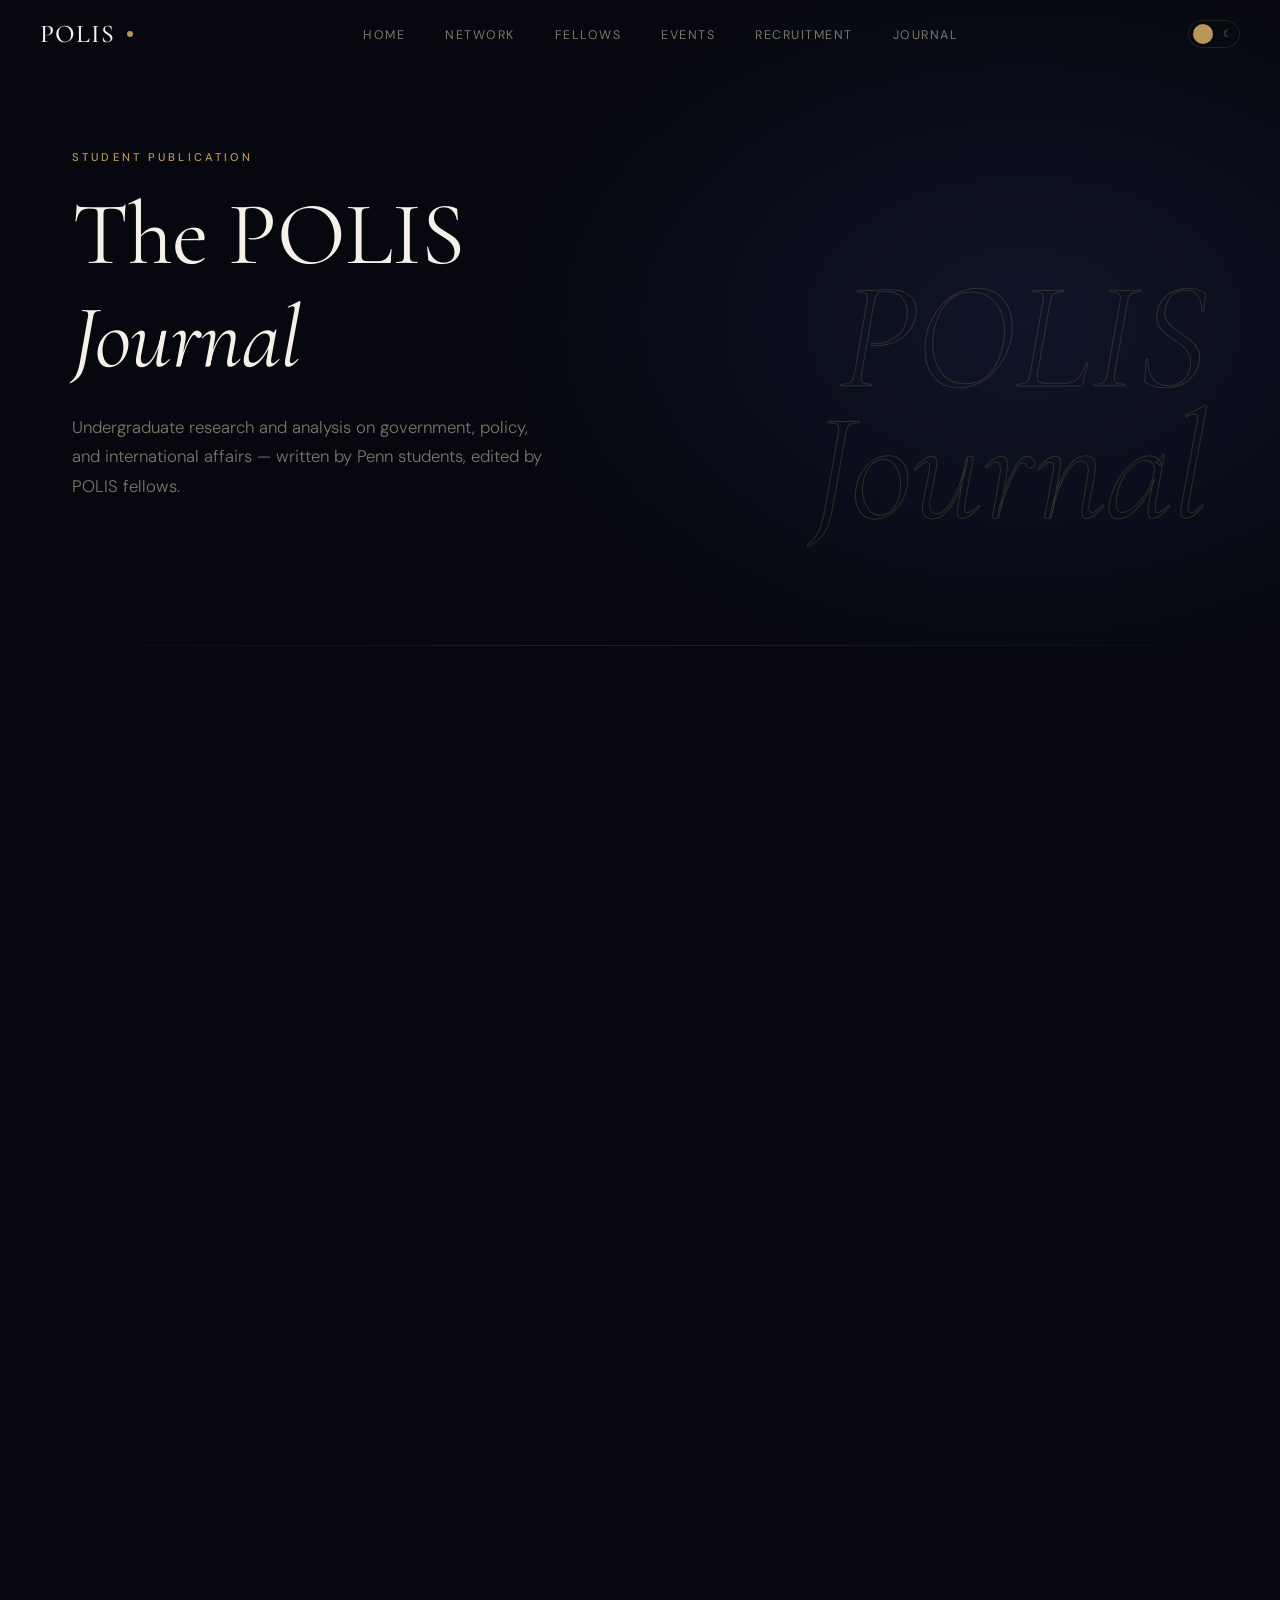
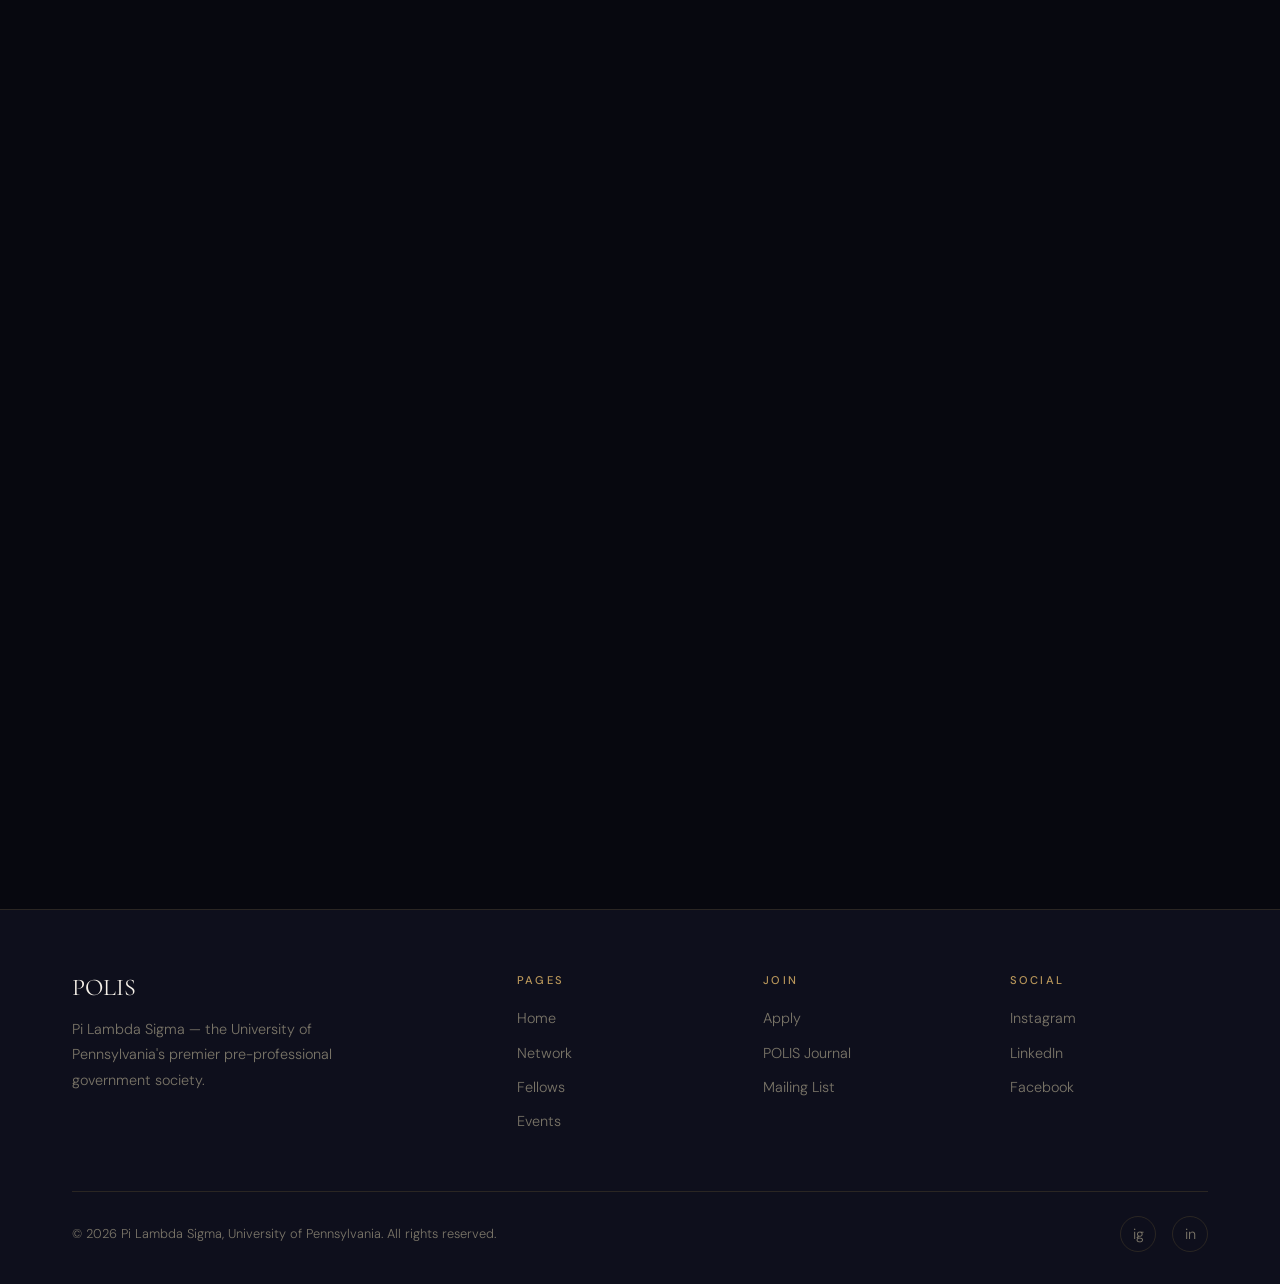
<file: journal.html>
<!DOCTYPE html>
<html lang="en">
<head>
  <meta charset="UTF-8">
  <meta name="viewport" content="width=device-width, initial-scale=1.0">
  <title>POLIS Journal — Pi Lambda Sigma</title>
  <link rel="preconnect" href="https://fonts.googleapis.com">
  <link rel="preconnect" href="https://fonts.gstatic.com" crossorigin>
  <link href="https://fonts.googleapis.com/css2?family=Cormorant+Garamond:ital,wght@0,300;0,400;0,500;0,600;1,300;1,400&family=DM+Sans:opsz,wght@9..40,300;9..40,400;9..40,500&display=swap" rel="stylesheet">
  <link rel="stylesheet" href="style.css">

</head>
<body>

  <nav>
    <div class="nav-inner">
      <a href="index.html" class="nav-logo">POLIS <span></span></a>
      <ul class="nav-links">
        <li><a href="index.html">Home</a></li>
        <li><a href="network.html">Network</a></li>
        <li><a href="fellows.html">Fellows</a></li>
        <li><a href="events.html">Events</a></li>
        <li><a href="recruitment.html">Recruitment</a></li>
        <li><a href="journal.html">Journal</a></li>
      </ul>
      <div class="nav-controls">
        <button class="theme-toggle" aria-label="Toggle light/dark mode">
          <span class="theme-toggle-thumb"></span>
          <span class="theme-toggle-icon moon">☾</span>
          <span class="theme-toggle-icon sun">☀</span>
        </button>
        <button class="nav-toggle" aria-label="Menu">
          <span></span><span></span><span></span>
        </button>
      </div>
    </div>
  </nav>
  <div class="mobile-menu">
    <a href="index.html">Home</a>
    <a href="network.html">Network</a>
    <a href="fellows.html">Fellows</a>
    <a href="events.html">Events</a>
    <a href="recruitment.html">Recruitment</a>
    <a href="journal.html">Journal</a>
  </div>

  <!-- JOURNAL HERO -->
  <section class="journal-hero">
    <div class="page-hero-bg"></div>
    <div class="container">
      <div class="journal-hero-inner">
        <div class="journal-hero-text-col">
          <span class="label" style="display:block; margin-bottom: 1rem;">Student Publication</span>
          <h1>The POLIS<br><em>Journal</em></h1>
          <p style="margin-top: 1.5rem; color: var(--muted); max-width: 480px; font-size: 1.05rem;">Undergraduate research and analysis on government, policy, and international affairs — written by Penn students, edited by POLIS fellows.</p>
        </div>
        <div class="journal-big-text">
          <span class="ghost-text">POLIS</span>
          <span class="ghost-text">Journal</span>
        </div>
      </div>
    </div>
    <div style="height: 1px; background: linear-gradient(90deg, transparent, var(--border), transparent); margin-top: 4rem;"></div>
  </section>

  <!-- ISSUES -->
  <section class="section">
    <div class="container">
      <div class="section-header reveal">
        <span class="label">Issues</span>
        <h2>Published Editions</h2>
        <p>Each issue features original research, policy analysis, and commentary from Penn undergraduates across all schools.</p>
      </div>

      <div class="issues-list reveal">

        <div class="issue-card">
          <div class="issue-spine">
            <span class="issue-vol">Volume III</span>
            <span class="issue-year">2026</span>
          </div>
          <div class="issue-body">
            <h3>Issue III — Spring 2026</h3>
            <div class="issue-tags">
              <span class="issue-tag">Geopolitics</span>
              <span class="issue-tag">Economic Policy</span>
              <span class="issue-tag">National Security</span>
            </div>
            <p>The most recent edition featuring undergraduate research on Indo-Pacific strategy, domestic fiscal policy, and AI governance frameworks.</p>
            <a href="#" class="btn btn-primary" style="font-size: 0.75rem; padding: 0.7rem 1.5rem;">Read Issue</a>
          </div>
        </div>

        <div class="issue-card">
          <div class="issue-spine">
            <span class="issue-vol">Volume II</span>
            <span class="issue-year">2025</span>
          </div>
          <div class="issue-body">
            <h3>Issue II — Fall 2025</h3>
            <div class="issue-tags">
              <span class="issue-tag">Climate Policy</span>
              <span class="issue-tag">Intelligence</span>
              <span class="issue-tag">Trade</span>
            </div>
            <p>Analysis of loss and damage financing, AUKUS implications for the Pacific, and the evolving role of intelligence in modern diplomacy.</p>
            <a href="#" class="btn btn-outline" style="font-size: 0.75rem; padding: 0.7rem 1.5rem;">Read Issue</a>
          </div>
        </div>

        <div class="issue-card">
          <div class="issue-spine">
            <span class="issue-vol">Volume I</span>
            <span class="issue-year">2025</span>
          </div>
          <div class="issue-body">
            <h3>Issue I — Spring 2025</h3>
            <div class="issue-tags">
              <span class="issue-tag">Democracy</span>
              <span class="issue-tag">Development</span>
              <span class="issue-tag">Foreign Policy</span>
            </div>
            <p>The inaugural edition of the POLIS Journal, featuring essays on democratic backsliding, post-conflict reconstruction, and U.S. foreign aid reform.</p>
            <a href="#" class="btn btn-outline" style="font-size: 0.75rem; padding: 0.7rem 1.5rem;">Read Issue</a>
          </div>
        </div>

      </div>
    </div>
  </section>

  <!-- SUBMIT -->
  <section class="section-sm">
    <div class="container">
      <div class="callout reveal">
        <span class="label" style="display:block; margin-bottom: 1rem;">Contribute</span>
        <h2>Submit to the Journal</h2>
        <p>Penn undergraduates are encouraged to submit research papers, policy memos, and analytical essays for consideration in future issues. Submissions are reviewed by the POLIS editorial board.</p>
        <a href="/cdn-cgi/l/email-protection#aadac5c6c3d9dfdacfc4c4eacdc7cbc3c684c9c5c7" class="btn btn-primary">Get in Touch</a>
      </div>
    </div>
  </section>

  <footer>
    <div class="container">
      <div class="footer-grid">
        <div class="footer-brand">
          <h3>POLIS</h3>
          <p>Pi Lambda Sigma — the University of Pennsylvania's premier pre-professional government society.</p>
        </div>
        <div class="footer-col">
          <h4>Pages</h4>
          <a href="index.html">Home</a>
          <a href="network.html">Network</a>
          <a href="fellows.html">Fellows</a>
          <a href="events.html">Events</a>
        </div>
        <div class="footer-col">
          <h4>Join</h4>
          <a href="recruitment.html">Apply</a>
          <a href="journal.html">POLIS Journal</a>
          <a href="https://docs.google.com/forms/d/e/1FAIpQLSczFYKmAfR-e9em0fsbexaH1WnpUkUtWCl-EkOU3zT4IGx6vA/viewform?usp=header" target="_blank">Mailing List</a>
        </div>
        <div class="footer-col">
          <h4>Social</h4>
          <a href="https://www.instagram.com/polisupenn/" target="_blank">Instagram</a>
          <a href="https://www.linkedin.com/company/pi-lambda-sigma-university-of-pennsylvania/" target="_blank">LinkedIn</a>
          <a href="https://www.facebook.com/polisupenn/" target="_blank">Facebook</a>
        </div>
      </div>
      <div class="footer-bottom">
        <p>© 2026 Pi Lambda Sigma, University of Pennsylvania. All rights reserved.</p>
        <div class="social-links">
          <a href="https://www.instagram.com/polisupenn/" target="_blank" aria-label="Instagram">ig</a>
          <a href="https://www.linkedin.com/company/pi-lambda-sigma-university-of-pennsylvania/" target="_blank" aria-label="LinkedIn">in</a>
        </div>
      </div>
    </div>
  </footer>

  <script
</file>
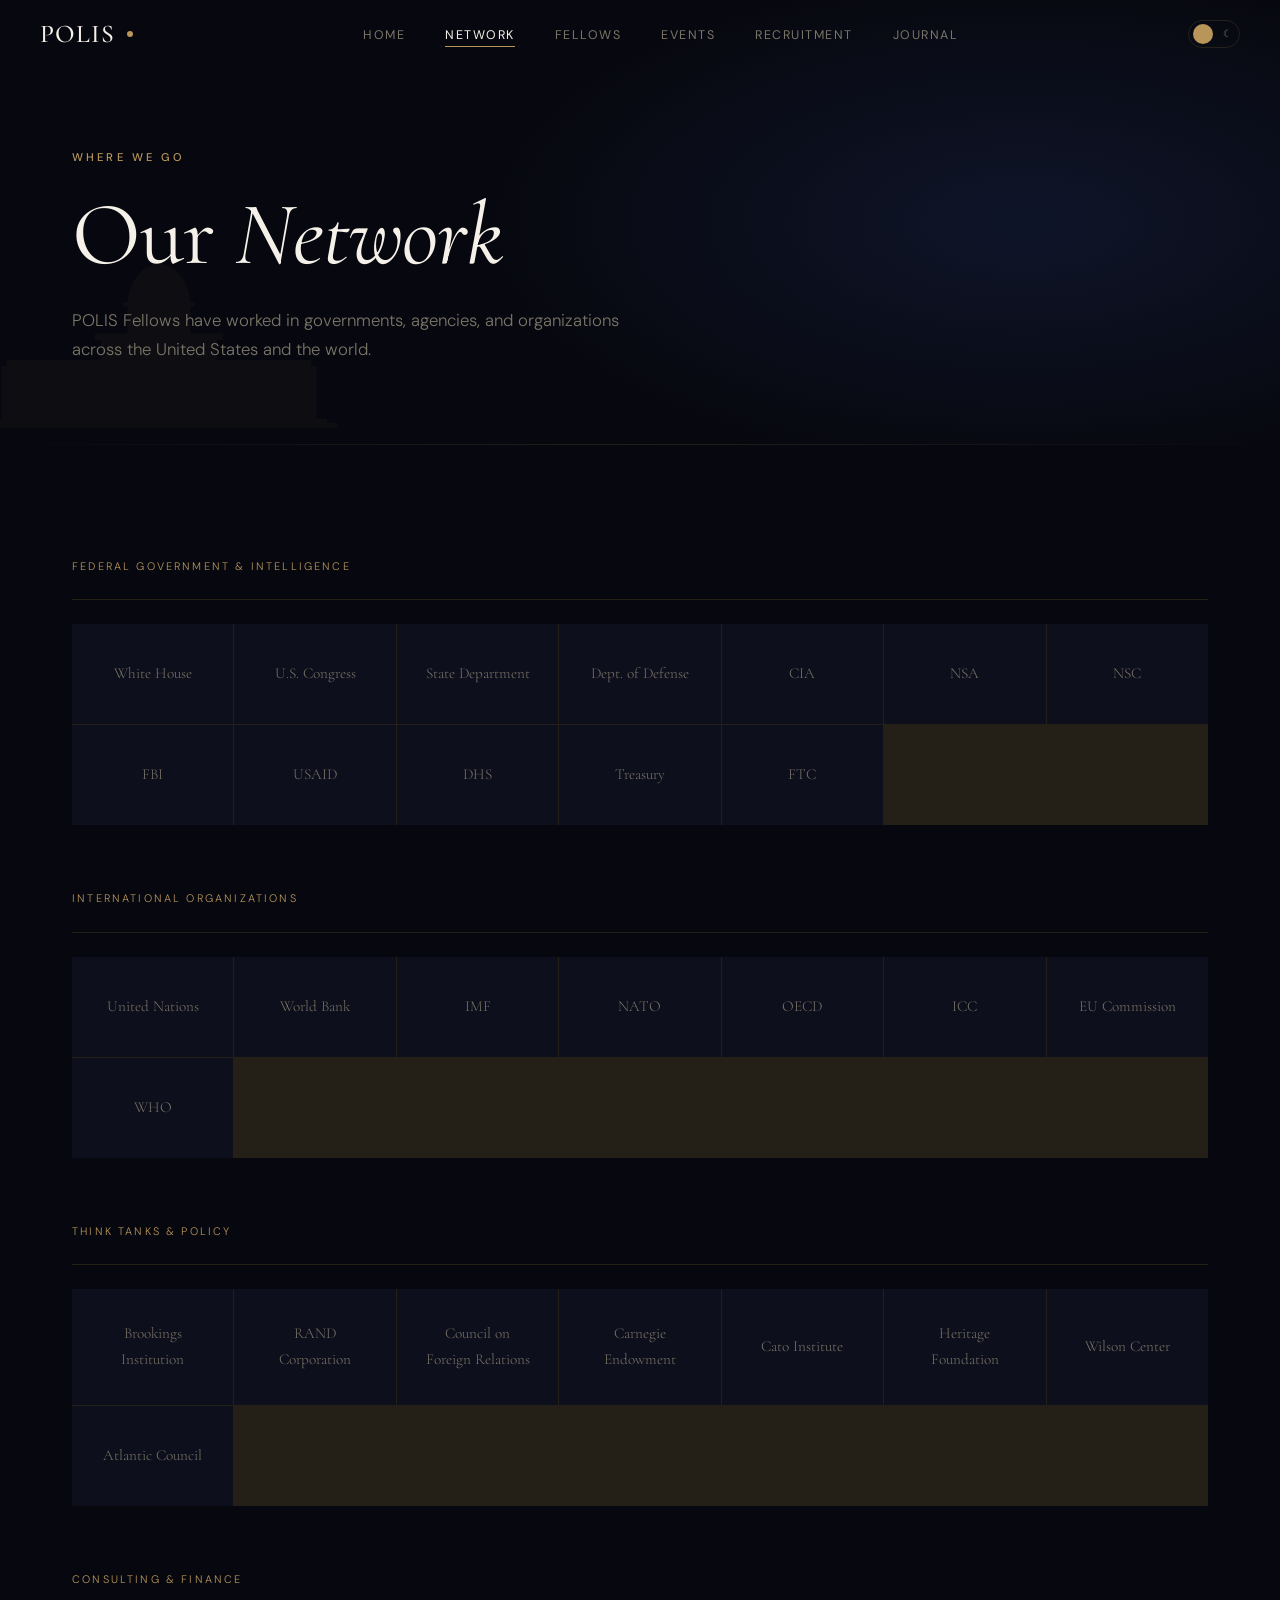
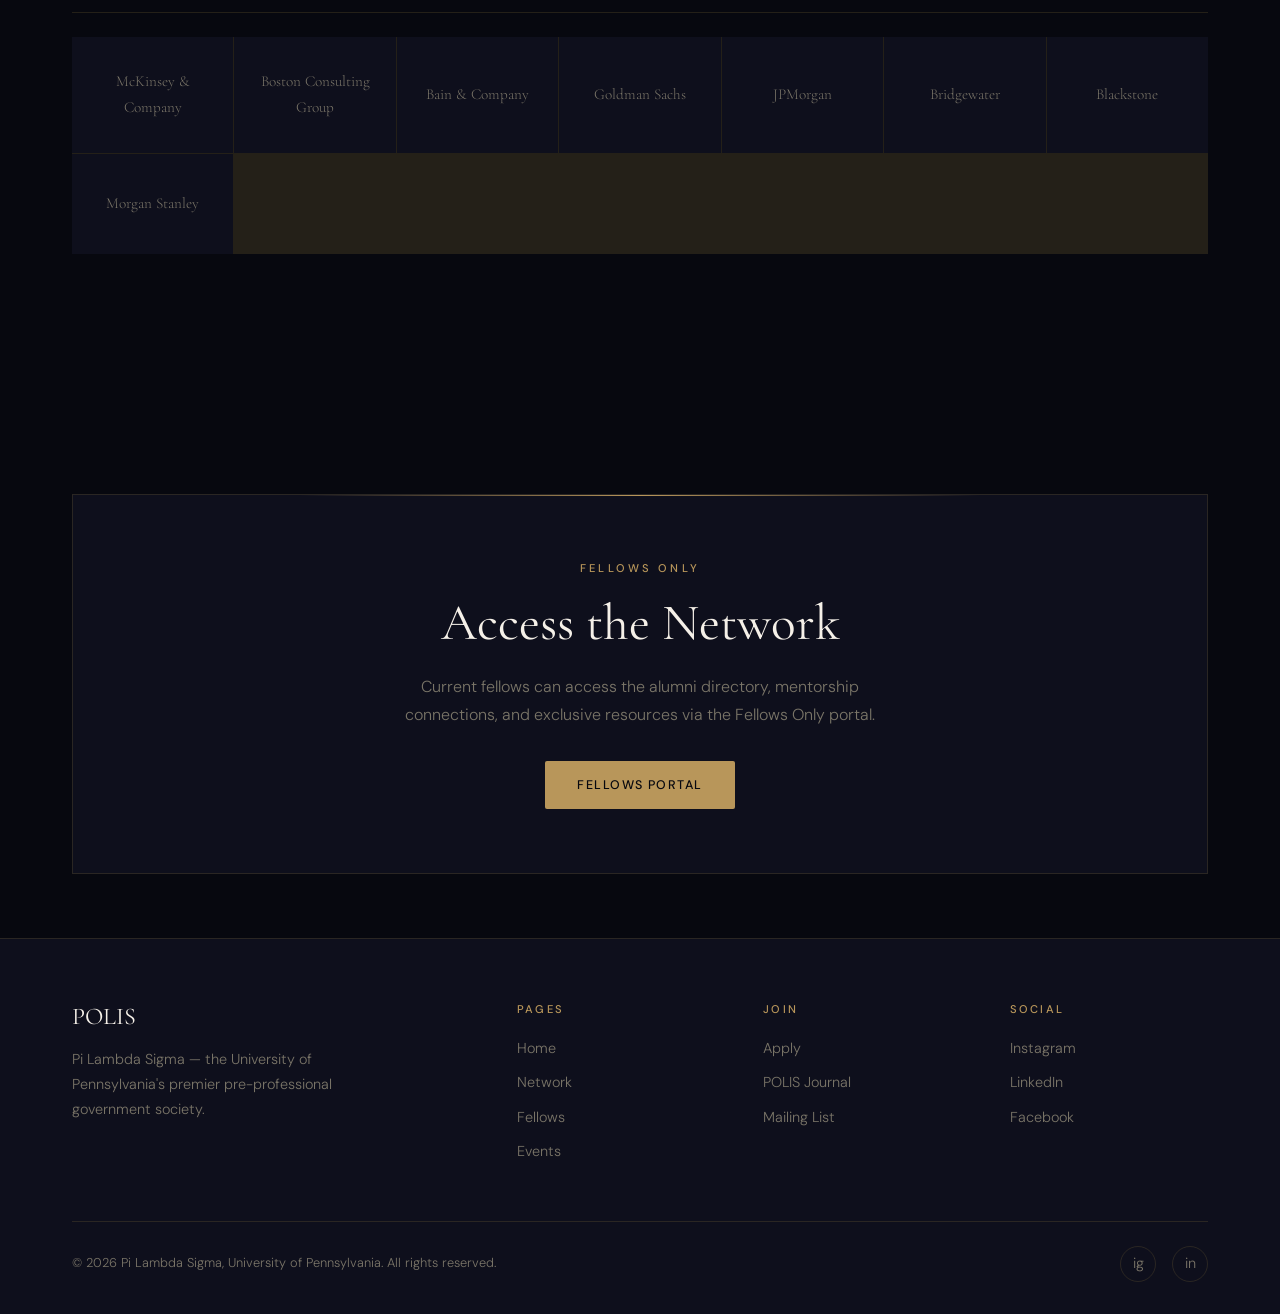
<file: network.html>
<!DOCTYPE html>
<html lang="en">
<head>
  <meta charset="UTF-8">
  <meta name="viewport" content="width=device-width, initial-scale=1.0">
  <title>Network — POLIS | Pi Lambda Sigma</title>
  <link rel="preconnect" href="https://fonts.googleapis.com">
  <link rel="preconnect" href="https://fonts.gstatic.com" crossorigin>
  <link href="https://fonts.googleapis.com/css2?family=Cormorant+Garamond:ital,wght@0,300;0,400;0,500;0,600;1,300;1,400&family=DM+Sans:opsz,wght@9..40,300;9..40,400;9..40,500&display=swap" rel="stylesheet">
  <link rel="stylesheet" href="style.css">
  <style>
    .network-section-label {
      font-size: 0.68rem;
      letter-spacing: 0.2em;
      text-transform: uppercase;
      color: var(--gold);
      padding: 0 0 1.5rem;
      display: block;
      border-bottom: 1px solid var(--border);
      margin-bottom: 1.5rem;
    }
    .network-category { margin-bottom: 4rem; }
  </style>
</head>
<body>

  <nav>
    <div class="nav-inner">
      <a href="index.html" class="nav-logo">POLIS <span></span></a>
      <ul class="nav-links">
        <li><a href="index.html">Home</a></li>
        <li><a href="network.html">Network</a></li>
        <li><a href="fellows.html">Fellows</a></li>
        <li><a href="events.html">Events</a></li>
        <li><a href="recruitment.html">Recruitment</a></li>
        <li><a href="journal.html">Journal</a></li>
      </ul>
      <div class="nav-controls">
        <button class="theme-toggle" aria-label="Toggle light/dark mode">
          <span class="theme-toggle-thumb"></span>
          <span class="theme-toggle-icon moon">☾</span>
          <span class="theme-toggle-icon sun">☀</span>
        </button>
        <button class="nav-toggle" aria-label="Menu">
          <span></span><span></span><span></span>
        </button>
      </div>
    </div>
  </nav>
  <div class="mobile-menu">
    <a href="index.html">Home</a>
    <a href="network.html">Network</a>
    <a href="fellows.html">Fellows</a>
    <a href="events.html">Events</a>
    <a href="recruitment.html">Recruitment</a>
    <a href="journal.html">Journal</a>
  </div>

  <section class="page-hero">
    <!-- Capitol silhouette -->
    <div class="capitol-silhouette" aria-hidden="true">
      <svg viewBox="0 0 800 360" xmlns="http://www.w3.org/2000/svg">
        <rect x="60" y="318" width="680" height="10"/>
        <rect x="80" y="310" width="640" height="8"/>
        <rect x="100" y="302" width="600" height="8"/>
        <rect x="100" y="210" width="220" height="92"/>
        <rect x="110" y="198" width="200" height="12"/>
        <rect x="120" y="214" width="8" height="80" opacity="0.4"/>
        <rect x="148" y="214" width="8" height="80" opacity="0.4"/>
        <rect x="176" y="214" width="8" height="80" opacity="0.4"/>
        <rect x="204" y="214" width="8" height="80" opacity="0.4"/>
        <rect x="232" y="214" width="8" height="80" opacity="0.4"/>
        <rect x="260" y="214" width="8" height="80" opacity="0.4"/>
        <rect x="288" y="214" width="8" height="80" opacity="0.4"/>
        <rect x="480" y="210" width="220" height="92"/>
        <rect x="490" y="198" width="200" height="12"/>
        <rect x="494" y="214" width="8" height="80" opacity="0.4"/>
        <rect x="522" y="214" width="8" height="80" opacity="0.4"/>
        <rect x="550" y="214" width="8" height="80" opacity="0.4"/>
        <rect x="578" y="214" width="8" height="80" opacity="0.4"/>
        <rect x="606" y="214" width="8" height="80" opacity="0.4"/>
        <rect x="634" y="214" width="8" height="80" opacity="0.4"/>
        <rect x="662" y="214" width="8" height="80" opacity="0.4"/>
        <rect x="290" y="160" width="220" height="142"/>
        <rect x="278" y="148" width="244" height="12"/>
        <rect x="296" y="164" width="10" height="128" opacity="0.4"/>
        <rect x="328" y="164" width="10" height="128" opacity="0.4"/>
        <rect x="360" y="164" width="10" height="128" opacity="0.4"/>
        <rect x="392" y="164" width="10" height="128" opacity="0.4"/>
        <rect x="424" y="164" width="10" height="128" opacity="0.4"/>
        <rect x="456" y="164" width="10" height="128" opacity="0.4"/>
        <rect x="340" y="96" width="120" height="52"/>
        <rect x="332" y="88" width="136" height="8"/>
        <path d="M340,96 A 60,80 0 0 1 460,96 Z"/>
        <rect x="388" y="16" width="24" height="18"/>
        <rect x="394" y="12" width="12" height="4"/>
        <rect x="399" y="4" width="2" height="8"/>
      </svg>
    </div>
    <div class="page-hero-bg"></div>
    <div class="container page-hero-content">
      <span class="label">Where We Go</span>
      <h1>Our <em>Network</em></h1>
      <p>POLIS Fellows have worked in governments, agencies, and organizations across the United States and the world.</p>
    </div>
  </section>

  <section class="section">
    <div class="container">

      <div class="network-category reveal">
        <span class="network-section-label">Federal Government & Intelligence</span>
        <div class="logo-grid">
          <div class="logo-item">White House</div>
          <div class="logo-item">U.S. Congress</div>
          <div class="logo-item">State Department</div>
          <div class="logo-item">Dept. of Defense</div>
          <div class="logo-item">CIA</div>
          <div class="logo-item">NSA</div>
          <div class="logo-item">NSC</div>
          <div class="logo-item">FBI</div>
          <div class="logo-item">USAID</div>
          <div class="logo-item">DHS</div>
          <div class="logo-item">Treasury</div>
          <div class="logo-item">FTC</div>
        </div>
      </div>

      <div class="network-category reveal">
        <span class="network-section-label">International Organizations</span>
        <div class="logo-grid">
          <div class="logo-item">United Nations</div>
          <div class="logo-item">World Bank</div>
          <div class="logo-item">IMF</div>
          <div class="logo-item">NATO</div>
          <div class="logo-item">OECD</div>
          <div class="logo-item">ICC</div>
          <div class="logo-item">EU Commission</div>
          <div class="logo-item">WHO</div>
        </div>
      </div>

      <div class="network-category reveal">
        <span class="network-section-label">Think Tanks & Policy</span>
        <div class="logo-grid">
          <div class="logo-item">Brookings Institution</div>
          <div class="logo-item">RAND Corporation</div>
          <div class="logo-item">Council on Foreign Relations</div>
          <div class="logo-item">Carnegie Endowment</div>
          <div class="logo-item">Cato Institute</div>
          <div class="logo-item">Heritage Foundation</div>
          <div class="logo-item">Wilson Center</div>
          <div class="logo-item">Atlantic Council</div>
        </div>
      </div>

      <div class="network-category reveal">
        <span class="network-section-label">Consulting & Finance</span>
        <div class="logo-grid">
          <div class="logo-item">McKinsey & Company</div>
          <div class="logo-item">Boston Consulting Group</div>
          <div class="logo-item">Bain & Company</div>
          <div class="logo-item">Goldman Sachs</div>
          <div class="logo-item">JPMorgan</div>
          <div class="logo-item">Bridgewater</div>
          <div class="logo-item">Blackstone</div>
          <div class="logo-item">Morgan Stanley</div>
        </div>
      </div>

    </div>
  </section>

  <section class="section-sm">
    <div class="container">
      <div class="callout reveal">
        <span class="label" style="display:block; margin-bottom: 1rem;">Fellows Only</span>
        <h2>Access the Network</h2>
        <p>Current fellows can access the alumni directory, mentorship connections, and exclusive resources via the Fellows Only portal.</p>
        <a href="https://drive.proton.me/urls/06TP4N1J9W#3wQIMs6zKkbi" target="_blank" class="btn btn-primary">Fellows Portal</a>
      </div>
    </div>
  </section>

  <footer>
    <div class="container">
      <div class="footer-grid">
        <div class="footer-brand">
          <h3>POLIS</h3>
          <p>Pi Lambda Sigma — the University of Pennsylvania's premier pre-professional government society.</p>
        </div>
        <div class="footer-col">
          <h4>Pages</h4>
          <a href="index.html">Home</a>
          <a href="network.html">Network</a>
          <a href="fellows.html">Fellows</a>
          <a href="events.html">Events</a>
        </div>
        <div class="footer-col">
          <h4>Join</h4>
          <a href="recruitment.html">Apply</a>
          <a href="journal.html">POLIS Journal</a>
          <a href="https://docs.google.com/forms/d/e/1FAIpQLSczFYKmAfR-e9em0fsbexaH1WnpUkUtWCl-EkOU3zT4IGx6vA/viewform?usp=header" target="_blank">Mailing List</a>
        </div>
        <div class="footer-col">
          <h4>Social</h4>
          <a href="https://www.instagram.com/polisupenn/" target="_blank">Instagram</a>
          <a href="https://www.linkedin.com/company/pi-lambda-sigma-university-of-pennsylvania/" target="_blank">LinkedIn</a>
          <a href="https://www.facebook.com/polisupenn/" target="_blank">Facebook</a>
        </div>
      </div>
      <div class="footer-bottom">
        <p>© 2026 Pi Lambda Sigma, University of Pennsylvania. All rights reserved.</p>
        <div class="social-links">
          <a href="https://www.instagram.com/polisupenn/" target="_blank" aria-label="Instagram">ig</a>
          <a href="https://www.linkedin.com/company/pi-lambda-sigma-university-of-pennsylvania/" target="_blank" aria-label="LinkedIn">in</a>
        </div>
      </div>
    </div>
  </footer>

  <script src="script.js"></script>
</body>
</html>
</file>
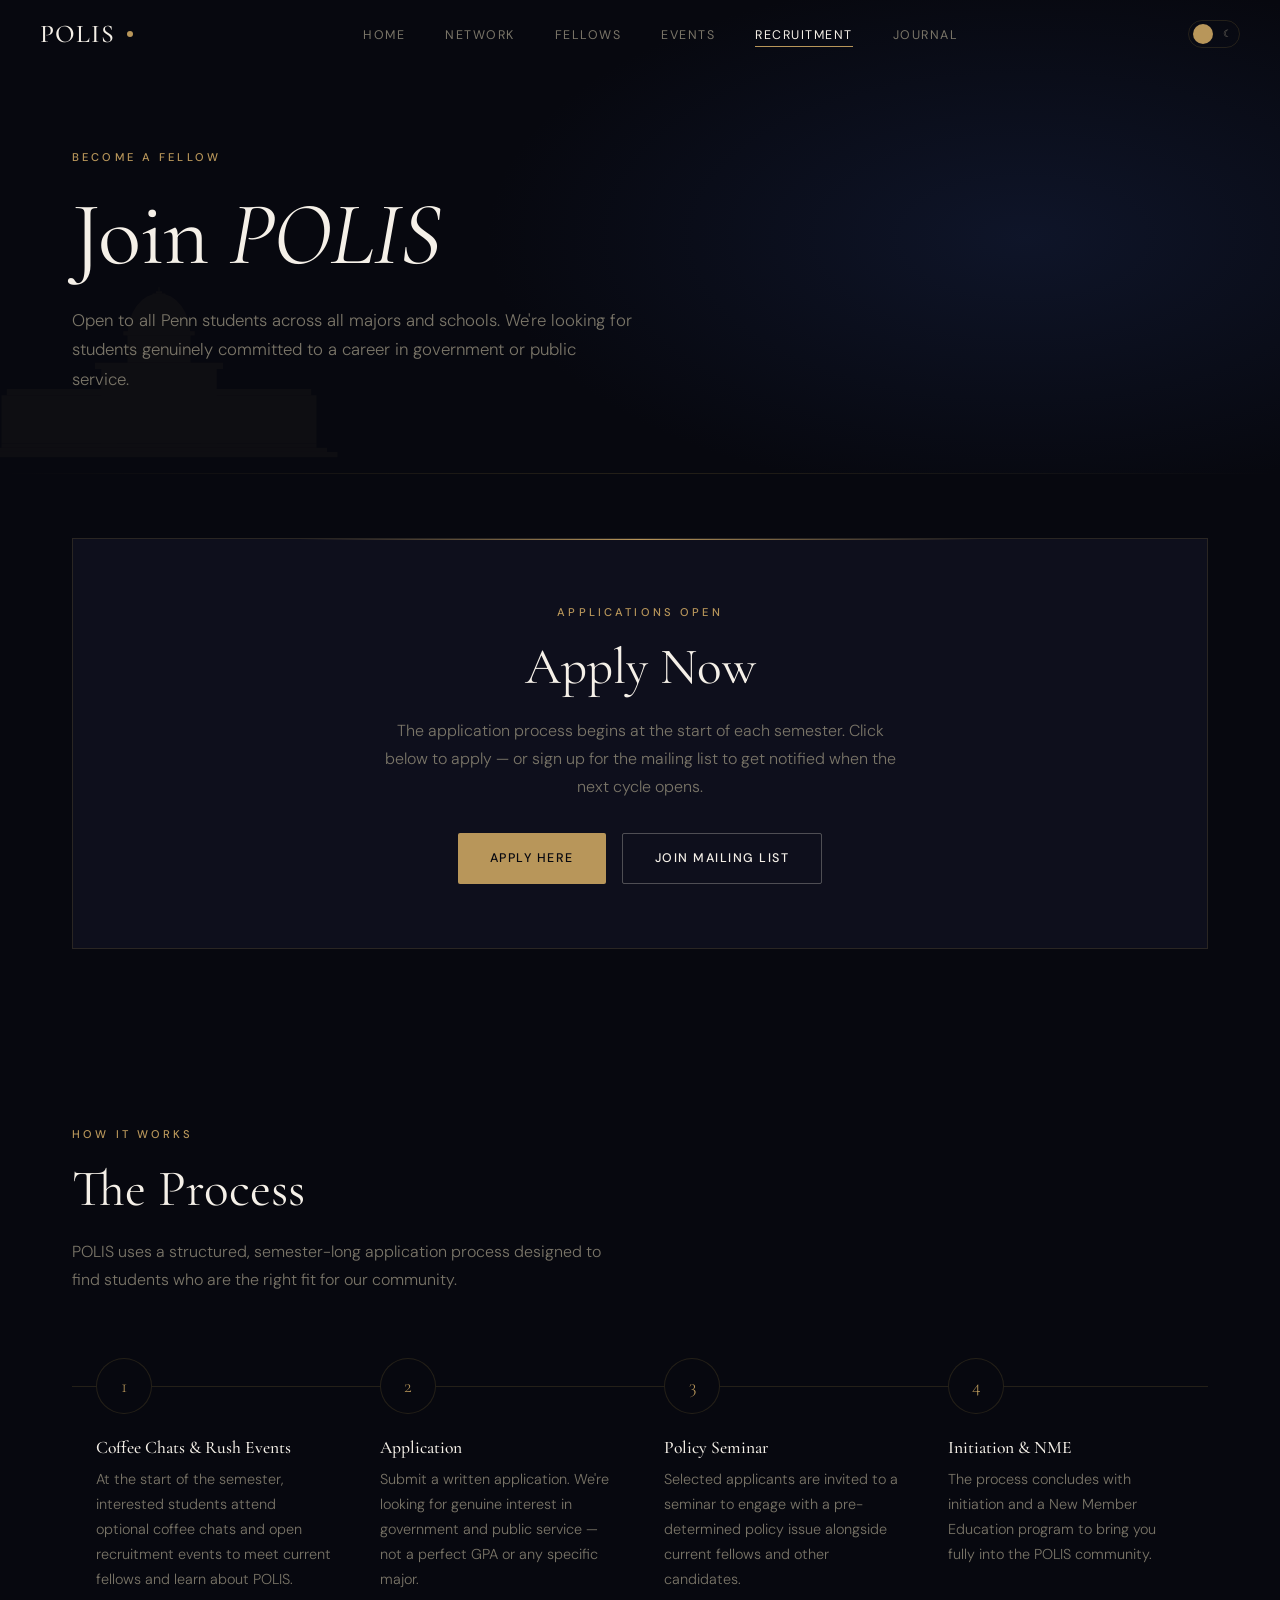
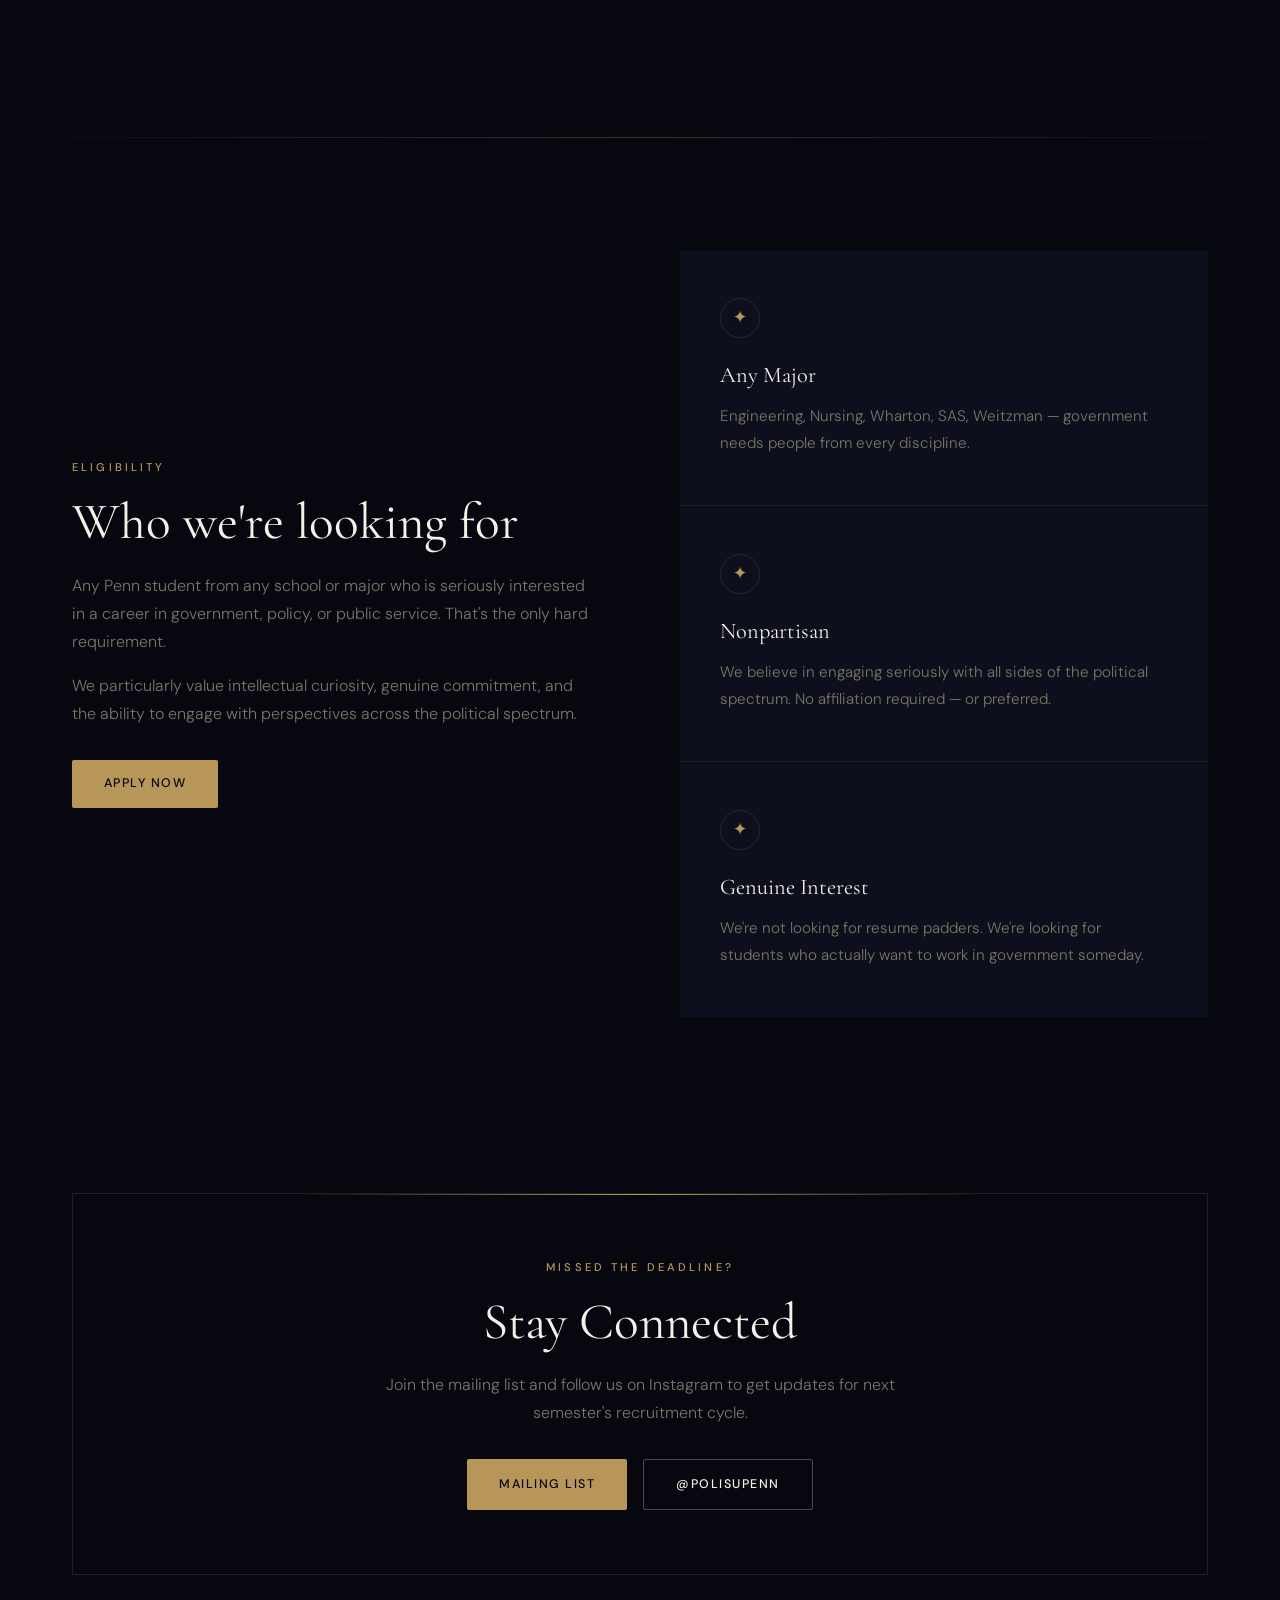
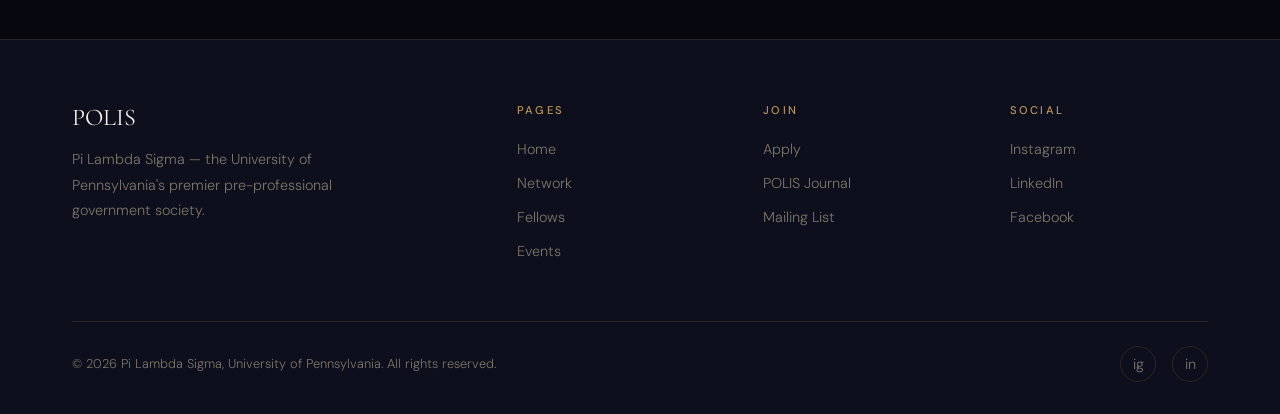
<file: recruitment.html>
<!DOCTYPE html>
<html lang="en">
<head>
  <meta charset="UTF-8">
  <meta name="viewport" content="width=device-width, initial-scale=1.0">
  <title>Recruitment — POLIS | Pi Lambda Sigma</title>
  <link rel="preconnect" href="https://fonts.googleapis.com">
  <link rel="preconnect" href="https://fonts.gstatic.com" crossorigin>
  <link href="https://fonts.googleapis.com/css2?family=Cormorant+Garamond:ital,wght@0,300;0,400;0,500;0,600;1,300;1,400&family=DM+Sans:opsz,wght@9..40,300;9..40,400;9..40,500&display=swap" rel="stylesheet">
  <link rel="stylesheet" href="style.css">
</head>
<body>

  <nav>
    <div class="nav-inner">
      <a href="index.html" class="nav-logo">POLIS <span></span></a>
      <ul class="nav-links">
        <li><a href="index.html">Home</a></li>
        <li><a href="network.html">Network</a></li>
        <li><a href="fellows.html">Fellows</a></li>
        <li><a href="events.html">Events</a></li>
        <li><a href="recruitment.html">Recruitment</a></li>
        <li><a href="journal.html">Journal</a></li>
      </ul>
      <div class="nav-controls">
        <button class="theme-toggle" aria-label="Toggle light/dark mode">
          <span class="theme-toggle-thumb"></span>
          <span class="theme-toggle-icon moon">☾</span>
          <span class="theme-toggle-icon sun">☀</span>
        </button>
        <button class="nav-toggle" aria-label="Menu">
          <span></span><span></span><span></span>
        </button>
      </div>
    </div>
  </nav>
  <div class="mobile-menu">
    <a href="index.html">Home</a>
    <a href="network.html">Network</a>
    <a href="fellows.html">Fellows</a>
    <a href="events.html">Events</a>
    <a href="recruitment.html">Recruitment</a>
    <a href="journal.html">Journal</a>
  </div>

  <section class="page-hero">
    <!-- Capitol silhouette -->
    <div class="capitol-silhouette" aria-hidden="true">
      <svg viewBox="0 0 800 360" xmlns="http://www.w3.org/2000/svg">
        <rect x="60" y="318" width="680" height="10"/>
        <rect x="80" y="310" width="640" height="8"/>
        <rect x="100" y="302" width="600" height="8"/>
        <rect x="100" y="210" width="220" height="92"/>
        <rect x="110" y="198" width="200" height="12"/>
        <rect x="120" y="214" width="8" height="80" opacity="0.4"/>
        <rect x="148" y="214" width="8" height="80" opacity="0.4"/>
        <rect x="176" y="214" width="8" height="80" opacity="0.4"/>
        <rect x="204" y="214" width="8" height="80" opacity="0.4"/>
        <rect x="232" y="214" width="8" height="80" opacity="0.4"/>
        <rect x="260" y="214" width="8" height="80" opacity="0.4"/>
        <rect x="288" y="214" width="8" height="80" opacity="0.4"/>
        <rect x="480" y="210" width="220" height="92"/>
        <rect x="490" y="198" width="200" height="12"/>
        <rect x="494" y="214" width="8" height="80" opacity="0.4"/>
        <rect x="522" y="214" width="8" height="80" opacity="0.4"/>
        <rect x="550" y="214" width="8" height="80" opacity="0.4"/>
        <rect x="578" y="214" width="8" height="80" opacity="0.4"/>
        <rect x="606" y="214" width="8" height="80" opacity="0.4"/>
        <rect x="634" y="214" width="8" height="80" opacity="0.4"/>
        <rect x="662" y="214" width="8" height="80" opacity="0.4"/>
        <rect x="290" y="160" width="220" height="142"/>
        <rect x="278" y="148" width="244" height="12"/>
        <rect x="296" y="164" width="10" height="128" opacity="0.4"/>
        <rect x="328" y="164" width="10" height="128" opacity="0.4"/>
        <rect x="360" y="164" width="10" height="128" opacity="0.4"/>
        <rect x="392" y="164" width="10" height="128" opacity="0.4"/>
        <rect x="424" y="164" width="10" height="128" opacity="0.4"/>
        <rect x="456" y="164" width="10" height="128" opacity="0.4"/>
        <rect x="340" y="96" width="120" height="52"/>
        <rect x="332" y="88" width="136" height="8"/>
        <path d="M340,96 A 60,80 0 0 1 460,96 Z"/>
        <rect x="388" y="16" width="24" height="18"/>
        <rect x="394" y="12" width="12" height="4"/>
        <rect x="399" y="4" width="2" height="8"/>
      </svg>
    </div>
    <div class="page-hero-bg"></div>
    <div class="container page-hero-content">
      <span class="label">Become a Fellow</span>
      <h1>Join <em>POLIS</em></h1>
      <p>Open to all Penn students across all majors and schools. We're looking for students genuinely committed to a career in government or public service.</p>
    </div>
  </section>

  <!-- APPLY CTA -->
  <section class="section-sm">
    <div class="container">
      <div class="callout reveal">
        <span class="label" style="display:block; margin-bottom: 1rem;">Applications Open</span>
        <h2>Apply Now</h2>
        <p>The application process begins at the start of each semester. Click below to apply — or sign up for the mailing list to get notified when the next cycle opens.</p>
        <div style="display: flex; gap: 1rem; justify-content: center; flex-wrap: wrap;">
          <a href="https://docs.google.com/forms/d/e/1FAIpQLSdvJ4-WAdV3JzGE1dT1rPoEIGQifJ54a2m3tF4v82j8ktUvGg/viewform" target="_blank" rel="noopener" class="btn btn-primary">Apply Here</a>
          <a href="https://docs.google.com/forms/d/e/1FAIpQLSczFYKmAfR-e9em0fsbexaH1WnpUkUtWCl-EkOU3zT4IGx6vA/viewform?usp=header" target="_blank" class="btn btn-outline">Join Mailing List</a>
        </div>
      </div>
    </div>
  </section>

  <!-- PROCESS -->
  <section class="section">
    <div class="container">
      <div class="section-header reveal">
        <span class="label">How It Works</span>
        <h2>The Process</h2>
        <p>POLIS uses a structured, semester-long application process designed to find students who are the right fit for our community.</p>
      </div>

      <div class="process-steps reveal">
        <div class="step">
          <div class="step-num">1</div>
          <h4>Coffee Chats & Rush Events</h4>
          <p>At the start of the semester, interested students attend optional coffee chats and open recruitment events to meet current fellows and learn about POLIS.</p>
        </div>
        <div class="step">
          <div class="step-num">2</div>
          <h4>Application</h4>
          <p>Submit a written application. We're looking for genuine interest in government and public service — not a perfect GPA or any specific major.</p>
        </div>
        <div class="step">
          <div class="step-num">3</div>
          <h4>Policy Seminar</h4>
          <p>Selected applicants are invited to a seminar to engage with a pre-determined policy issue alongside current fellows and other candidates.</p>
        </div>
        <div class="step">
          <div class="step-num">4</div>
          <h4>Initiation & NME</h4>
          <p>The process concludes with initiation and a New Member Education program to bring you fully into the POLIS community.</p>
        </div>
      </div>
    </div>
  </section>

  <div class="divider"></div>

  <!-- WHO WE'RE LOOKING FOR -->
  <section class="section">
    <div class="container">
      <div class="split">
        <div class="section-header reveal" style="margin-bottom: 0;">
          <span class="label">Eligibility</span>
          <h2>Who we're looking for</h2>
          <p>Any Penn student from any school or major who is seriously interested in a career in government, policy, or public service. That's the only hard requirement.</p>
          <p style="margin-top: 1rem;">We particularly value intellectual curiosity, genuine commitment, and the ability to engage with perspectives across the political spectrum.</p>
          <div style="margin-top: 2rem;">
            <a href="https://docs.google.com/forms/d/e/1FAIpQLSdvJ4-WAdV3JzGE1dT1rPoEIGQifJ54a2m3tF4v82j8ktUvGg/viewform" target="_blank" class="btn btn-primary">Apply Now</a>
          </div>
        </div>
        <div class="card-grid" style="grid-template-columns: 1fr; gap: 1px;">
          <div class="card reveal reveal-delay-1">
            <div class="card-icon">✦</div>
            <h3>Any Major</h3>
            <p>Engineering, Nursing, Wharton, SAS, Weitzman — government needs people from every discipline.</p>
          </div>
          <div class="card reveal reveal-delay-2">
            <div class="card-icon">✦</div>
            <h3>Nonpartisan</h3>
            <p>We believe in engaging seriously with all sides of the political spectrum. No affiliation required — or preferred.</p>
          </div>
          <div class="card reveal reveal-delay-3">
            <div class="card-icon">✦</div>
            <h3>Genuine Interest</h3>
            <p>We're not looking for resume padders. We're looking for students who actually want to work in government someday.</p>
          </div>
        </div>
      </div>
    </div>
  </section>

  <!-- DEADLINE MISSED -->
  <section class="section-sm">
    <div class="container">
      <div class="callout reveal" style="background: var(--bg); border-color: var(--border);">
        <span class="label" style="display:block; margin-bottom: 1rem;">Missed the Deadline?</span>
        <h2>Stay Connected</h2>
        <p>Join the mailing list and follow us on Instagram to get updates for next semester's recruitment cycle.</p>
        <div style="display: flex; gap: 1rem; justify-content: center; flex-wrap: wrap;">
          <a href="https://docs.google.com/forms/d/e/1FAIpQLSczFYKmAfR-e9em0fsbexaH1WnpUkUtWCl-EkOU3zT4IGx6vA/viewform?usp=header" target="_blank" class="btn btn-primary">Mailing List</a>
          <a href="https://www.instagram.com/polisupenn/" target="_blank" class="btn btn-outline">@polisupenn</a>
        </div>
      </div>
    </div>
  </section>

  <footer>
    <div class="container">
      <div class="footer-grid">
        <div class="footer-brand">
          <h3>POLIS</h3>
          <p>Pi Lambda Sigma — the University of Pennsylvania's premier pre-professional government society.</p>
        </div>
        <div class="footer-col">
          <h4>Pages</h4>
          <a href="index.html">Home</a>
          <a href="network.html">Network</a>
          <a href="fellows.html">Fellows</a>
          <a href="events.html">Events</a>
        </div>
        <div class="footer-col">
          <h4>Join</h4>
          <a href="recruitment.html">Apply</a>
          <a href="journal.html">POLIS Journal</a>
          <a href="https://docs.google.com/forms/d/e/1FAIpQLSczFYKmAfR-e9em0fsbexaH1WnpUkUtWCl-EkOU3zT4IGx6vA/viewform?usp=header" target="_blank">Mailing List</a>
        </div>
        <div class="footer-col">
          <h4>Social</h4>
          <a href="https://www.instagram.com/polisupenn/" target="_blank">Instagram</a>
          <a href="https://www.linkedin.com/company/pi-lambda-sigma-university-of-pennsylvania/" target="_blank">LinkedIn</a>
          <a href="https://www.facebook.com/polisupenn/" target="_blank">Facebook</a>
        </div>
      </div>
      <div class="footer-bottom">
        <p>© 2026 Pi Lambda Sigma, University of Pennsylvania. All rights reserved.</p>
        <div class="social-links">
          <a href="https://www.instagram.com/polisupenn/" target="_blank" aria-label="Instagram">ig</a>
          <a href="https://www.linkedin.com/company/pi-lambda-sigma-university-of-pennsylvania/" target="_blank" aria-label="LinkedIn">in</a>
        </div>
      </div>
    </div>
  </footer>

  <script src="script.js"></script>
</body>
</html>
</file>
<file: style.css>
/* ======================================================
   POLIS — Pi Lambda Sigma | UPenn
   Design: Dark architectural editorial / "The Coliseum"
   Fonts: Cormorant Garamond (display) + DM Sans (body)
   ====================================================== */

:root {
  --bg: #07080f;
  --surface: #0e0f1c;
  --surface-2: #14162a;
  --border: rgba(201, 168, 76, 0.15);
  --text: #e5e0d4;
  --muted: #7a7568;
  --gold: #b8965a;
  --gold-bright: #d4aa6a;
  --gold-dim: rgba(184, 150, 90, 0.12);
  --gold-glow: rgba(184, 150, 90, 0.25);
  --white: #f5f0e8;
  --nav-h: 68px;
  --font-display: 'Cormorant Garamond', Georgia, serif;
  --font-body: 'DM Sans', system-ui, sans-serif;
  --ease: cubic-bezier(0.16, 1, 0.3, 1);
  --capitol-opacity: 0.055;
  --capitol-fill: rgba(184, 150, 90, 1);
}

[data-theme="light"] {
  --bg: #f3ede1;
  --surface: #ebe4d6;
  --surface-2: #e0d8c8;
  --border: rgba(110, 80, 30, 0.14);
  --text: #2a2218;
  --muted: #7a6e5a;
  --gold: #8a6520;
  --gold-bright: #a67a28;
  --gold-dim: rgba(138, 101, 32, 0.10);
  --gold-glow: rgba(138, 101, 32, 0.20);
  --white: #18120a;
  --capitol-opacity: 0.06;
  --capitol-fill: rgba(138, 101, 32, 1);
}

*, *::before, *::after { box-sizing: border-box; margin: 0; padding: 0; }

html {
  scroll-behavior: smooth;
  font-size: 16px;
  transition: background-color 0.35s var(--ease), color 0.35s var(--ease);
}

body {
  background: var(--bg);
  color: var(--text);
  font-family: var(--font-body);
  font-weight: 300;
  line-height: 1.7;
  -webkit-font-smoothing: antialiased;
  overflow-x: hidden;
  transition: background-color 0.35s var(--ease), color 0.35s var(--ease);
}

/* ── SCROLLBAR ── */
::-webkit-scrollbar { width: 4px; }
::-webkit-scrollbar-track { background: var(--bg); }
::-webkit-scrollbar-thumb { background: var(--gold); border-radius: 2px; }

/* ── SELECTION ── */
::selection { background: var(--gold); color: var(--bg); }

/* ── TYPOGRAPHY ── */
h1, h2, h3, h4 {
  font-family: var(--font-display);
  font-weight: 400;
  line-height: 1.15;
  color: var(--white);
}
h1 { font-size: clamp(2.8rem, 7vw, 6rem); letter-spacing: -0.01em; }
h2 { font-size: clamp(2rem, 4vw, 3.5rem); }
h3 { font-size: clamp(1.3rem, 2vw, 1.8rem); }
h4 { font-size: 1.1rem; font-weight: 500; }

p { font-size: 1rem; line-height: 1.75; color: var(--text); }
a { color: var(--gold); text-decoration: none; transition: opacity 0.2s; }
a:hover { opacity: 0.8; }

.label {
  font-family: var(--font-body);
  font-size: 0.7rem;
  font-weight: 500;
  letter-spacing: 0.28em;
  text-transform: uppercase;
  color: var(--gold);
}

.gold { color: var(--gold); }
.italic { font-style: italic; }

/* ── LAYOUT UTILS ── */
.container { max-width: 1200px; margin: 0 auto; padding: 0 2rem; }
.section { padding: 7rem 0; }
.section-sm { padding: 4rem 0; }
.divider {
  height: 1px;
  background: linear-gradient(90deg, transparent, var(--gold), transparent);
  opacity: 0.3;
}

/* ── NAV ── */
nav {
  position: fixed;
  top: 0; left: 0; right: 0;
  z-index: 100;
  height: var(--nav-h);
  display: flex;
  align-items: center;
  padding: 0 2.5rem;
  transition: background 0.4s var(--ease), backdrop-filter 0.4s, border-color 0.35s;
}
nav.scrolled {
  background: rgba(7, 8, 15, 0.92);
  backdrop-filter: blur(16px);
  border-bottom: 1px solid var(--border);
}
[data-theme="light"] nav.scrolled {
  background: rgba(243, 237, 225, 0.92);
}
.nav-inner {
  display: flex;
  align-items: center;
  justify-content: space-between;
  width: 100%;
  max-width: 1200px;
  margin: 0 auto;
}
.nav-logo {
  font-family: var(--font-display);
  font-size: 1.6rem;
  font-weight: 500;
  color: var(--white);
  letter-spacing: 0.04em;
  display: flex;
  align-items: center;
  gap: 0.75rem;
}
.nav-logo span {
  width: 6px; height: 6px;
  background: var(--gold);
  border-radius: 50%;
  display: inline-block;
}
.nav-links {
  display: flex;
  align-items: center;
  gap: 2.5rem;
  list-style: none;
}
.nav-links a {
  font-size: 0.78rem;
  font-weight: 400;
  letter-spacing: 0.12em;
  text-transform: uppercase;
  color: var(--muted);
  transition: color 0.25s;
  position: relative;
  padding-bottom: 2px;
}
.nav-links a::after {
  content: '';
  position: absolute;
  bottom: -2px; left: 0;
  width: 0; height: 1px;
  background: var(--gold);
  transition: width 0.3s var(--ease);
}
.nav-links a:hover,
.nav-links a.active { color: var(--white); opacity: 1; }
.nav-links a:hover::after,
.nav-links a.active::after { width: 100%; }

/* ── THEME TOGGLE ── */
.theme-toggle {
  background: none;
  border: 1px solid var(--border);
  border-radius: 20px;
  width: 52px;
  height: 28px;
  cursor: pointer;
  position: relative;
  flex-shrink: 0;
  transition: border-color 0.3s;
  display: flex;
  align-items: center;
  padding: 0 4px;
}
.theme-toggle:hover { border-color: var(--gold); }
.theme-toggle-thumb {
  width: 20px; height: 20px;
  border-radius: 50%;
  background: var(--gold);
  position: absolute;
  left: 4px;
  transition: transform 0.35s var(--ease), background 0.3s;
  display: flex;
  align-items: center;
  justify-content: center;
}
[data-theme="light"] .theme-toggle-thumb {
  transform: translateX(24px);
}
.theme-toggle-icon {
  font-size: 11px;
  line-height: 1;
  user-select: none;
  position: absolute;
  transition: opacity 0.2s;
}
.theme-toggle-icon.moon { right: 7px; opacity: 1; color: var(--muted); font-size: 10px; }
.theme-toggle-icon.sun  { left: 7px;  opacity: 0; color: var(--muted); font-size: 10px; }
[data-theme="light"] .theme-toggle-icon.moon { opacity: 0; }
[data-theme="light"] .theme-toggle-icon.sun  { opacity: 1; }

.nav-controls {
  display: flex;
  align-items: center;
  gap: 1rem;
}

/* Hamburger */
.nav-toggle {
  display: none;
  flex-direction: column;
  gap: 5px;
  cursor: pointer;
  padding: 4px;
  background: none;
  border: none;
}
.nav-toggle span {
  display: block;
  width: 24px; height: 1.5px;
  background: var(--text);
  transition: all 0.3s var(--ease);
  transform-origin: center;
}
.nav-toggle.open span:nth-child(1) { transform: translateY(6.5px) rotate(45deg); }
.nav-toggle.open span:nth-child(2) { opacity: 0; }
.nav-toggle.open span:nth-child(3) { transform: translateY(-6.5px) rotate(-45deg); }

.mobile-menu {
  position: fixed;
  inset: 0;
  z-index: 99;
  background: var(--bg);
  display: flex;
  flex-direction: column;
  align-items: center;
  justify-content: center;
  gap: 2rem;
  transform: translateY(-100%);
  transition: transform 0.5s var(--ease);
}
.mobile-menu.open { transform: translateY(0); }
.mobile-menu a {
  font-family: var(--font-display);
  font-size: 2.5rem;
  color: var(--white);
  font-weight: 300;
  letter-spacing: 0.04em;
  transition: color 0.2s;
}
.mobile-menu a:hover { color: var(--gold); opacity: 1; }

/* ── CAPITOL SILHOUETTE ── */
.capitol-silhouette {
  position: absolute;
  bottom: 0;
  right: -2%;
  width: min(680px, 65vw);
  opacity: var(--capitol-opacity);
  pointer-events: none;
  user-select: none;
  z-index: 0;
  transition: opacity 0.35s;
}
.capitol-silhouette svg {
  width: 100%;
  height: auto;
  display: block;
}
.capitol-silhouette path,
.capitol-silhouette rect,
.capitol-silhouette polygon,
.capitol-silhouette circle {
  fill: var(--capitol-fill);
  transition: fill 0.35s;
}

/* page hero variant — smaller, positioned left */
.page-hero .capitol-silhouette {
  right: auto;
  left: -4%;
  width: min(420px, 45vw);
  opacity: calc(var(--capitol-opacity) * 0.7);
}

/* ── HERO ── */
.hero {
  min-height: 100svh;
  display: flex;
  align-items: center;
  position: relative;
  overflow: hidden;
  padding-top: var(--nav-h);
}
.hero-bg {
  position: absolute;
  inset: 0;
  background:
    radial-gradient(ellipse 70% 60% at 60% 40%, rgba(26, 40, 80, 0.5) 0%, transparent 70%),
    radial-gradient(ellipse 40% 40% at 20% 80%, rgba(201, 168, 76, 0.06) 0%, transparent 60%);
}
.hero-grid {
  position: absolute;
  inset: 0;
  background-image:
    linear-gradient(var(--border) 1px, transparent 1px),
    linear-gradient(90deg, var(--border) 1px, transparent 1px);
  background-size: 60px 60px;
  mask-image: radial-gradient(ellipse 80% 80% at 50% 50%, black 20%, transparent 80%);
  animation: grid-drift 20s ease-in-out infinite alternate;
}
@keyframes grid-drift {
  0% { transform: translate(0, 0); }
  100% { transform: translate(-10px, -8px); }
}

.hero-content {
  position: relative;
  z-index: 1;
  max-width: 900px;
}
.hero-eyebrow {
  display: flex;
  align-items: center;
  gap: 1rem;
  margin-bottom: 2.5rem;
  opacity: 0;
  transform: translateY(20px);
  animation: reveal 0.8s var(--ease) 0.2s forwards;
}
.hero-eyebrow::before {
  content: '';
  display: block;
  width: 40px; height: 1px;
  background: var(--gold);
}
.hero h1 {
  opacity: 0;
  transform: translateY(30px);
  animation: reveal 1s var(--ease) 0.4s forwards;
}
.hero h1 em {
  font-style: italic;
  color: var(--gold);
}
.hero-sub {
  margin-top: 2rem;
  font-size: 1.1rem;
  max-width: 560px;
  color: var(--muted);
  opacity: 0;
  transform: translateY(20px);
  animation: reveal 0.8s var(--ease) 0.7s forwards;
}
.hero-actions {
  margin-top: 3rem;
  display: flex;
  gap: 1.25rem;
  flex-wrap: wrap;
  opacity: 0;
  transform: translateY(20px);
  animation: reveal 0.8s var(--ease) 0.9s forwards;
}
.hero-scroll {
  position: absolute;
  bottom: 2.5rem;
  left: 50%;
  transform: translateX(-50%);
  display: flex;
  flex-direction: column;
  align-items: center;
  gap: 0.5rem;
  z-index: 1;
}
.hero-scroll span { font-size: 0.65rem; letter-spacing: 0.2em; text-transform: uppercase; color: var(--muted); }
.scroll-line {
  width: 1px; height: 40px;
  background: linear-gradient(to bottom, var(--gold), transparent);
  animation: scroll-pulse 2s ease-in-out infinite;
}
@keyframes scroll-pulse {
  0%, 100% { opacity: 0.3; transform: scaleY(0.7); }
  50% { opacity: 1; transform: scaleY(1); }
}

/* ── BUTTONS ── */
.btn {
  display: inline-flex;
  align-items: center;
  gap: 0.6rem;
  padding: 0.85rem 2rem;
  font-family: var(--font-body);
  font-size: 0.78rem;
  font-weight: 500;
  letter-spacing: 0.12em;
  text-transform: uppercase;
  border-radius: 2px;
  transition: all 0.3s var(--ease);
  cursor: pointer;
  border: none;
}
.btn-primary {
  background: var(--gold);
  color: var(--bg);
}
.btn-primary:hover {
  background: var(--gold-bright);
  opacity: 1;
  transform: translateY(-1px);
  box-shadow: 0 8px 24px var(--gold-glow);
}
.btn-outline {
  background: transparent;
  color: var(--white);
  border: 1px solid rgba(229, 224, 212, 0.3);
}
.btn-outline:hover {
  border-color: var(--gold);
  color: var(--gold);
  opacity: 1;
  transform: translateY(-1px);
}
.btn-ghost {
  background: transparent;
  color: var(--gold);
  padding: 0.5rem 0;
  position: relative;
}
.btn-ghost::after {
  content: '→';
  margin-left: 0.3rem;
  transition: transform 0.2s var(--ease);
  display: inline-block;
}
.btn-ghost:hover::after { transform: translateX(4px); }
.btn-ghost:hover { opacity: 1; }

/* ── STATS ── */
.stats-grid {
  display: grid;
  grid-template-columns: repeat(4, 1fr);
  gap: 1px;
  background: var(--border);
  border: 1px solid var(--border);
}
.stat-item {
  padding: 2.5rem;
  background: var(--surface);
  text-align: center;
  transition: background 0.3s;
}
.stat-item:hover { background: var(--surface-2); }
.stat-num {
  font-family: var(--font-display);
  font-size: 3.5rem;
  font-weight: 300;
  color: var(--gold);
  line-height: 1;
  display: block;
}
.stat-label {
  font-size: 0.72rem;
  letter-spacing: 0.15em;
  text-transform: uppercase;
  color: var(--muted);
  margin-top: 0.5rem;
}

/* ── FEATURE CARDS ── */
.card-grid {
  display: grid;
  grid-template-columns: repeat(3, 1fr);
  gap: 1px;
  background: var(--border);
}
.card {
  background: var(--surface);
  padding: 3rem 2.5rem;
  transition: background 0.3s var(--ease);
  position: relative;
  overflow: hidden;
}
.card::before {
  content: '';
  position: absolute;
  top: 0; left: 0;
  width: 100%; height: 2px;
  background: var(--gold);
  transform: scaleX(0);
  transform-origin: left;
  transition: transform 0.4s var(--ease);
}
.card:hover { background: var(--surface-2); }
.card:hover::before { transform: scaleX(1); }
.card-icon {
  width: 40px; height: 40px;
  border: 1px solid var(--border);
  border-radius: 50%;
  display: flex;
  align-items: center;
  justify-content: center;
  font-size: 1.1rem;
  margin-bottom: 1.5rem;
  color: var(--gold);
  transition: border-color 0.3s, background 0.3s;
}
.card:hover .card-icon {
  border-color: var(--gold);
  background: var(--gold-dim);
}
.card h3 {
  font-size: 1.4rem;
  margin-bottom: 1rem;
}
.card p { color: var(--muted); font-size: 0.95rem; }

/* ── SECTION HEADER ── */
.section-header {
  margin-bottom: 4rem;
}
.section-header .label { margin-bottom: 1rem; display: block; }
.section-header h2 { margin-bottom: 1.25rem; }
.section-header p { color: var(--muted); max-width: 560px; }

/* ── SPLIT LAYOUT ── */
.split {
  display: grid;
  grid-template-columns: 1fr 1fr;
  gap: 5rem;
  align-items: center;
}
.split.reverse { direction: rtl; }
.split.reverse > * { direction: ltr; }

/* ── NETWORK LOGOS GRID ── */
.logo-grid {
  display: grid;
  grid-template-columns: repeat(auto-fill, minmax(160px, 1fr));
  gap: 1px;
  background: var(--border);
}
.logo-item {
  background: var(--surface);
  padding: 2rem 1.5rem;
  display: flex;
  align-items: center;
  justify-content: center;
  text-align: center;
  font-family: var(--font-display);
  font-size: 0.95rem;
  color: var(--muted);
  min-height: 100px;
  transition: background 0.3s, color 0.3s;
  cursor: default;
}
.logo-item:hover { background: var(--surface-2); color: var(--gold); }

/* ── FELLOWS GRID ── */
.fellows-board {
  display: grid;
  grid-template-columns: repeat(auto-fill, minmax(200px, 1fr));
  gap: 1px;
  background: var(--border);
  margin-bottom: 1px;
}
.fellow-card {
  background: var(--surface);
  padding: 2rem 1.5rem;
  transition: background 0.3s;
  text-align: center;
}
.fellow-card:hover { background: var(--surface-2); }
.fellow-photo {
  width: 80px; height: 80px;
  border-radius: 50%;
  background: var(--surface-2);
  border: 1px solid var(--border);
  margin: 0 auto 1rem;
  display: flex;
  align-items: center;
  justify-content: center;
  font-family: var(--font-display);
  font-size: 1.5rem;
  color: var(--gold);
  overflow: hidden;
}
.fellow-photo img {
  width: 100%; height: 100%;
  object-fit: cover;
}
.fellow-name {
  font-family: var(--font-display);
  font-size: 1rem;
  color: var(--white);
  margin-bottom: 0.25rem;
}
.fellow-role {
  font-size: 0.72rem;
  letter-spacing: 0.1em;
  text-transform: uppercase;
  color: var(--gold);
}

/* PC Member Lists */
.pc-grid {
  display: grid;
  grid-template-columns: repeat(auto-fill, minmax(220px, 1fr));
  gap: 0.5rem;
}
.pc-name {
  font-size: 0.9rem;
  color: var(--muted);
  padding: 0.5rem 0.75rem;
  border-left: 2px solid var(--border);
  transition: color 0.2s, border-color 0.2s;
  cursor: default;
  position: relative;
}
.pc-name:hover { color: var(--text); border-color: var(--gold); }

/* Email reveal — both board cards and pc-name items */
.fellow-name,
.pc-name {
  position: relative;
}
.fellow-card[data-email]:hover .fellow-name,
.pc-name[data-email]:hover {
  cursor: default;
}
/* The actual text swap via ::after overlay */
.fellow-card[data-email] .fellow-name::after,
.pc-name[data-email]::after {
  content: attr(data-email-text);
  position: absolute;
  inset: 0;
  display: flex;
  align-items: center;
  justify-content: center;
  background: var(--surface-2);
  color: var(--gold);
  font-family: var(--font-body);
  font-size: 0.78rem;
  letter-spacing: 0.04em;
  font-style: normal;
  opacity: 0;
  transition: opacity 0.25s ease;
  pointer-events: none;
  border-radius: 1px;
  padding: 0 0.25rem;
  white-space: nowrap;
  overflow: hidden;
  text-overflow: ellipsis;
}
.fellow-card[data-email].showing-email .fellow-name::after,
.pc-name[data-email].showing-email::after {
  opacity: 1;
}
/* For pc-name, the after is on the element itself */
.pc-name[data-email]::after {
  justify-content: flex-start;
  padding-left: 0.75rem;
}

.tab-buttons {
  display: flex;
  gap: 0;
  margin-bottom: 2rem;
  border: 1px solid var(--border);
  width: fit-content;
}
.tab-btn {
  padding: 0.75rem 1.75rem;
  background: transparent;
  border: none;
  font-family: var(--font-body);
  font-size: 0.75rem;
  font-weight: 500;
  letter-spacing: 0.12em;
  text-transform: uppercase;
  color: var(--muted);
  cursor: pointer;
  transition: all 0.25s;
}
.tab-btn.active {
  background: var(--gold);
  color: var(--bg);
}
.tab-btn:not(.active):hover { color: var(--white); background: var(--surface-2); }
.tab-panel { display: none; }
.tab-panel.active { display: block; }

/* ── TIMELINE / PROCESS ── */
.process-steps {
  display: grid;
  grid-template-columns: repeat(auto-fit, minmax(200px, 1fr));
  gap: 0;
  position: relative;
}
.process-steps::before {
  content: '';
  position: absolute;
  top: 28px; left: 0; right: 0;
  height: 1px;
  background: var(--border);
}
.step {
  padding: 0 1.5rem 2rem;
  position: relative;
}
.step-num {
  width: 56px; height: 56px;
  border: 1px solid var(--border);
  border-radius: 50%;
  display: flex;
  align-items: center;
  justify-content: center;
  font-family: var(--font-display);
  font-size: 1.2rem;
  color: var(--gold);
  background: var(--bg);
  margin-bottom: 1.5rem;
  position: relative;
  z-index: 1;
  transition: border-color 0.3s, background 0.3s;
}
.step:hover .step-num {
  border-color: var(--gold);
  background: var(--gold-dim);
}
.step h4 { margin-bottom: 0.5rem; }
.step p { font-size: 0.9rem; color: var(--muted); }

/* ── EVENTS ── */
.events-list {
  display: flex;
  flex-direction: column;
  gap: 1px;
  background: var(--border);
}
.event-item {
  display: grid;
  grid-template-columns: 80px 1fr auto;
  gap: 2rem;
  align-items: center;
  background: var(--surface);
  padding: 2rem 2.5rem;
  transition: background 0.3s;
}
.event-item:hover { background: var(--surface-2); }
.event-date {
  text-align: center;
}
.event-month {
  font-size: 0.65rem;
  letter-spacing: 0.15em;
  text-transform: uppercase;
  color: var(--gold);
  display: block;
}
.event-day {
  font-family: var(--font-display);
  font-size: 2.5rem;
  color: var(--white);
  line-height: 1;
}
.event-title {
  font-family: var(--font-display);
  font-size: 1.25rem;
  color: var(--white);
  margin-bottom: 0.25rem;
}
.event-meta { font-size: 0.85rem; color: var(--muted); }
.event-tag {
  font-size: 0.65rem;
  letter-spacing: 0.15em;
  text-transform: uppercase;
  padding: 0.4rem 0.9rem;
  border: 1px solid var(--border);
  color: var(--muted);
  white-space: nowrap;
}

/* ── JOURNAL ── */
.journal-hero-text {
  font-family: var(--font-display);
  font-size: clamp(4rem, 10vw, 9rem);
  font-weight: 300;
  font-style: italic;
  line-height: 0.9;
  color: transparent;
  -webkit-text-stroke: 1px rgba(201, 168, 76, 0.4);
  user-select: none;
  pointer-events: none;
}
.journal-hero {
  padding: calc(var(--nav-h) + 5rem) 0 0;
  position: relative;
  overflow: hidden;
}
.journal-hero-inner {
  display: grid;
  grid-template-columns: 1fr 1fr;
  gap: 0;
  align-items: end;
}
.journal-hero-text-col {
  padding-bottom: 5rem;
  position: relative;
  z-index: 1;
}
.journal-big-text {
  position: relative;
  text-align: right;
  padding-bottom: 3rem;
}
.journal-big-text .ghost-text {
  font-family: var(--font-display);
  font-size: clamp(5rem, 12vw, 11rem);
  font-weight: 300;
  font-style: italic;
  color: transparent;
  -webkit-text-stroke: 1px rgba(201, 168, 76, 0.2);
  line-height: 0.85;
  user-select: none;
  display: block;
}
.issues-list {
  display: flex;
  flex-direction: column;
  gap: 1px;
  background: var(--border);
}
.issue-card {
  background: var(--surface);
  border: 1px solid var(--border);
  display: grid;
  grid-template-columns: 180px 1fr;
  min-height: 280px;
  transition: border-color 0.3s;
  overflow: hidden;
}
.issue-card:hover { border-color: var(--gold); }
.issue-spine {
  background: var(--surface-2);
  border-right: 1px solid var(--border);
  display: flex;
  flex-direction: column;
  align-items: center;
  justify-content: center;
  padding: 2rem 1rem;
  gap: 1rem;
}
.issue-vol {
  font-family: var(--font-display);
  font-size: 0.8rem;
  letter-spacing: 0.15em;
  color: var(--gold);
  writing-mode: vertical-rl;
  text-orientation: mixed;
  transform: rotate(180deg);
}
.issue-year {
  font-size: 0.7rem;
  color: var(--muted);
  letter-spacing: 0.1em;
}
.issue-body { padding: 2.5rem; }
.issue-body h3 { font-size: 1.5rem; margin-bottom: 0.75rem; }
.issue-body p { color: var(--muted); font-size: 0.9rem; margin-bottom: 1.5rem; }
.issue-tags { display: flex; gap: 0.5rem; flex-wrap: wrap; margin-bottom: 1.5rem; }
.issue-tag {
  font-size: 0.65rem;
  letter-spacing: 0.12em;
  text-transform: uppercase;
  padding: 0.3rem 0.75rem;
  border: 1px solid var(--border);
  color: var(--muted);
}
@media (max-width: 768px) {
  .journal-hero-inner { grid-template-columns: 1fr; }
  .journal-big-text { display: none; }
  .issue-card { grid-template-columns: 80px 1fr; }
  .issue-spine { padding: 1rem 0.5rem; }
}

/* ── CALLOUT BANNER ── */
.callout {
  background: var(--surface);
  border: 1px solid var(--border);
  padding: 4rem;
  text-align: center;
  position: relative;
  overflow: hidden;
}
.callout::before {
  content: '';
  position: absolute;
  top: 0; left: 50%;
  transform: translateX(-50%);
  width: 60%;
  height: 1px;
  background: linear-gradient(90deg, transparent, var(--gold), transparent);
}
.callout h2 { margin-bottom: 1.25rem; }
.callout p { color: var(--muted); max-width: 520px; margin: 0 auto 2rem; }

/* ── FOOTER ── */
footer {
  background: var(--surface);
  border-top: 1px solid var(--border);
  padding: 4rem 0 2rem;
}
.footer-grid {
  display: grid;
  grid-template-columns: 2fr 1fr 1fr 1fr;
  gap: 3rem;
  margin-bottom: 3rem;
}
.footer-brand h3 {
  font-family: var(--font-display);
  font-size: 1.5rem;
  margin-bottom: 1rem;
}
.footer-brand p { font-size: 0.9rem; color: var(--muted); max-width: 280px; }
.footer-col h4 {
  font-size: 0.7rem;
  letter-spacing: 0.2em;
  text-transform: uppercase;
  color: var(--gold);
  margin-bottom: 1.25rem;
  font-family: var(--font-body);
  font-weight: 500;
}
.footer-col a {
  display: block;
  color: var(--muted);
  font-size: 0.9rem;
  margin-bottom: 0.6rem;
  transition: color 0.2s;
}
.footer-col a:hover { color: var(--white); opacity: 1; }
.footer-bottom {
  border-top: 1px solid var(--border);
  padding-top: 1.5rem;
  display: flex;
  justify-content: space-between;
  align-items: center;
  flex-wrap: wrap;
  gap: 1rem;
}
.footer-bottom p { font-size: 0.8rem; color: var(--muted); }
.social-links {
  display: flex;
  gap: 1rem;
}
.social-links a {
  width: 36px; height: 36px;
  border: 1px solid var(--border);
  border-radius: 50%;
  display: flex;
  align-items: center;
  justify-content: center;
  color: var(--muted);
  font-size: 0.9rem;
  transition: border-color 0.2s, color 0.2s, background 0.2s;
}
.social-links a:hover {
  border-color: var(--gold);
  color: var(--gold);
  background: var(--gold-dim);
  opacity: 1;
}

/* ── PAGE HERO (inner pages) ── */
.page-hero {
  padding: calc(var(--nav-h) + 5rem) 0 5rem;
  position: relative;
  overflow: hidden;
}
.page-hero::before {
  content: '';
  position: absolute;
  bottom: 0; left: 0; right: 0;
  height: 1px;
  background: linear-gradient(90deg, transparent, var(--border), transparent);
}
.page-hero-bg {
  position: absolute;
  inset: 0;
  background: radial-gradient(ellipse 60% 80% at 80% 50%, rgba(26, 40, 80, 0.4) 0%, transparent 70%);
}
[data-theme="light"] .hero-bg {
  background:
    radial-gradient(ellipse 70% 60% at 60% 40%, rgba(180, 130, 20, 0.18) 0%, transparent 70%),
    radial-gradient(ellipse 40% 40% at 20% 80%, rgba(149, 111, 8, 0.08) 0%, transparent 60%);
}
[data-theme="light"] .page-hero-bg {
  background: radial-gradient(ellipse 60% 80% at 80% 50%, rgba(180, 130, 20, 0.15) 0%, transparent 70%);
}
.page-hero-content { position: relative; z-index: 1; }
.page-hero .label { display: block; margin-bottom: 1rem; }
.page-hero h1 { max-width: 700px; }
.page-hero p { margin-top: 1.25rem; color: var(--muted); max-width: 560px; font-size: 1.05rem; }

/* ── REVEAL ANIMATIONS ── */
@keyframes reveal {
  to { opacity: 1; transform: translateY(0); }
}
.reveal {
  opacity: 0;
  transform: translateY(32px);
  transition: opacity 0.8s var(--ease), transform 0.8s var(--ease);
}
.reveal.visible { opacity: 1; transform: translateY(0); }
.reveal-delay-1 { transition-delay: 0.1s; }
.reveal-delay-2 { transition-delay: 0.2s; }
.reveal-delay-3 { transition-delay: 0.3s; }
.reveal-delay-4 { transition-delay: 0.4s; }

/* ── MARQUEE ── */
.marquee-wrap {
  overflow: hidden;
  border-top: 1px solid var(--border);
  border-bottom: 1px solid var(--border);
  padding: 0.75rem 0;
  background: var(--surface);
  /* mask fades edges so center is naturally "brightest" region */
  -webkit-mask-image: linear-gradient(90deg, transparent 0%, black 12%, black 88%, transparent 100%);
  mask-image: linear-gradient(90deg, transparent 0%, black 12%, black 88%, transparent 100%);
}
.marquee {
  display: flex;
  width: max-content;
  animation: marquee 38s linear infinite;
  white-space: nowrap;
}
.marquee-item {
  display: inline-flex;
  align-items: center;
  font-size: 0.75rem;
  letter-spacing: 0.18em;
  text-transform: uppercase;
  color: var(--muted);
  flex-shrink: 0;
  opacity: 0.45;
  transition: opacity 0.3s ease, color 0.3s ease;
  padding: 0 1.75rem;
}
.marquee-item::after {
  content: '◆';
  font-size: 0.4rem;
  color: var(--gold);
  margin-left: 1.75rem;
  opacity: 0.6;
}
.marquee-item:hover {
  opacity: 1;
  color: var(--text);
}
@keyframes marquee {
  0%   { transform: translateX(0); }
  100% { transform: translateX(-50%); }
}

/* ── RESPONSIVE ── */
@media (max-width: 1024px) {
  .footer-grid { grid-template-columns: 1fr 1fr; }
  .stats-grid { grid-template-columns: repeat(2, 1fr); }
  .card-grid { grid-template-columns: 1fr 1fr; }
}
@media (max-width: 768px) {
  .nav-links { display: none; }
  .nav-toggle { display: flex; }
  .nav-controls { gap: 0.75rem; }
  .split.reverse { direction: ltr; }
  .hero-actions { flex-direction: column; align-items: flex-start; }
  .card-grid { grid-template-columns: 1fr; }
  .footer-grid { grid-template-columns: 1fr; gap: 2rem; }
  .fellows-board { grid-template-columns: repeat(2, 1fr); }
  .process-steps { grid-template-columns: 1fr; }
  .process-steps::before { display: none; }
  .event-item { grid-template-columns: 60px 1fr; }
  .event-tag { display: none; }
  .callout { padding: 3rem 1.5rem; }
  h1 { font-size: 2.8rem; }
}
@media (max-width: 480px) {
  .container { padding: 0 1.25rem; }
  .stats-grid { grid-template-columns: repeat(2, 1fr); }
  .fellows-board { grid-template-columns: 1fr 1fr; }
}
</file>
